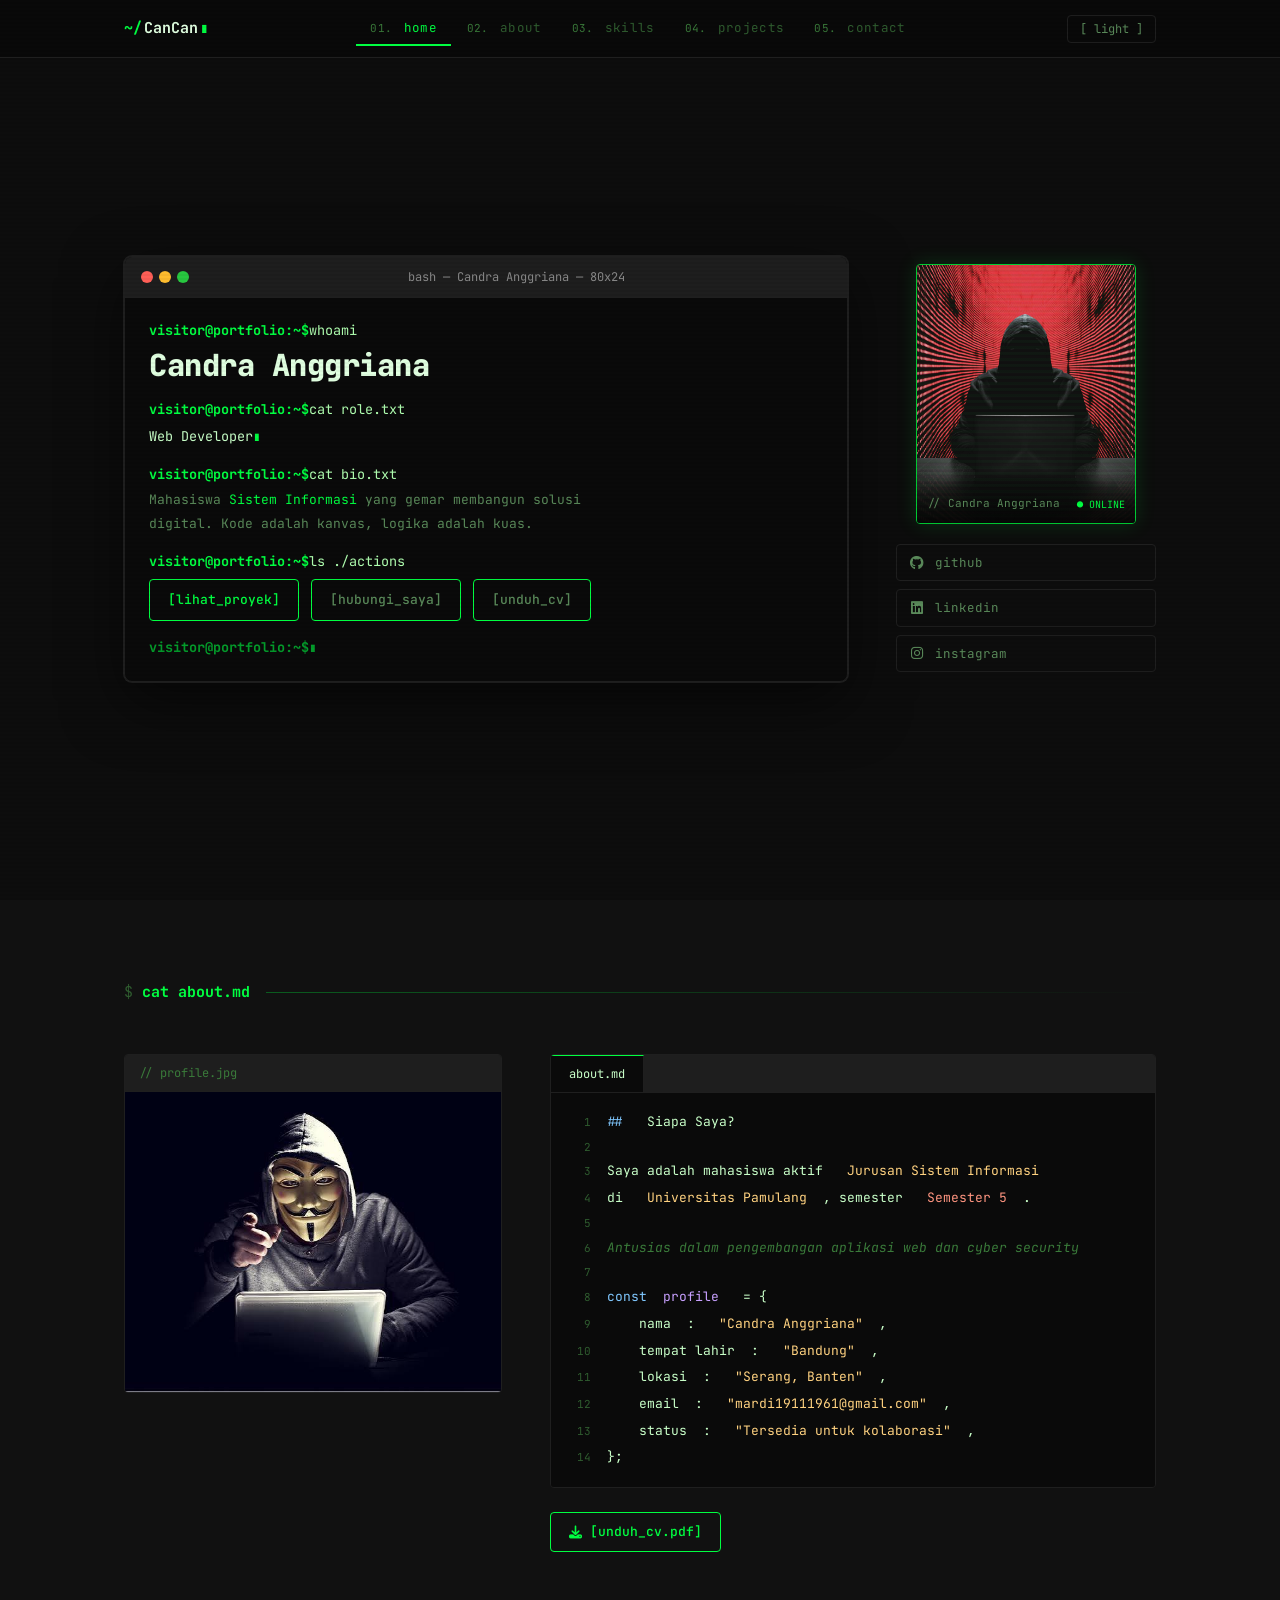
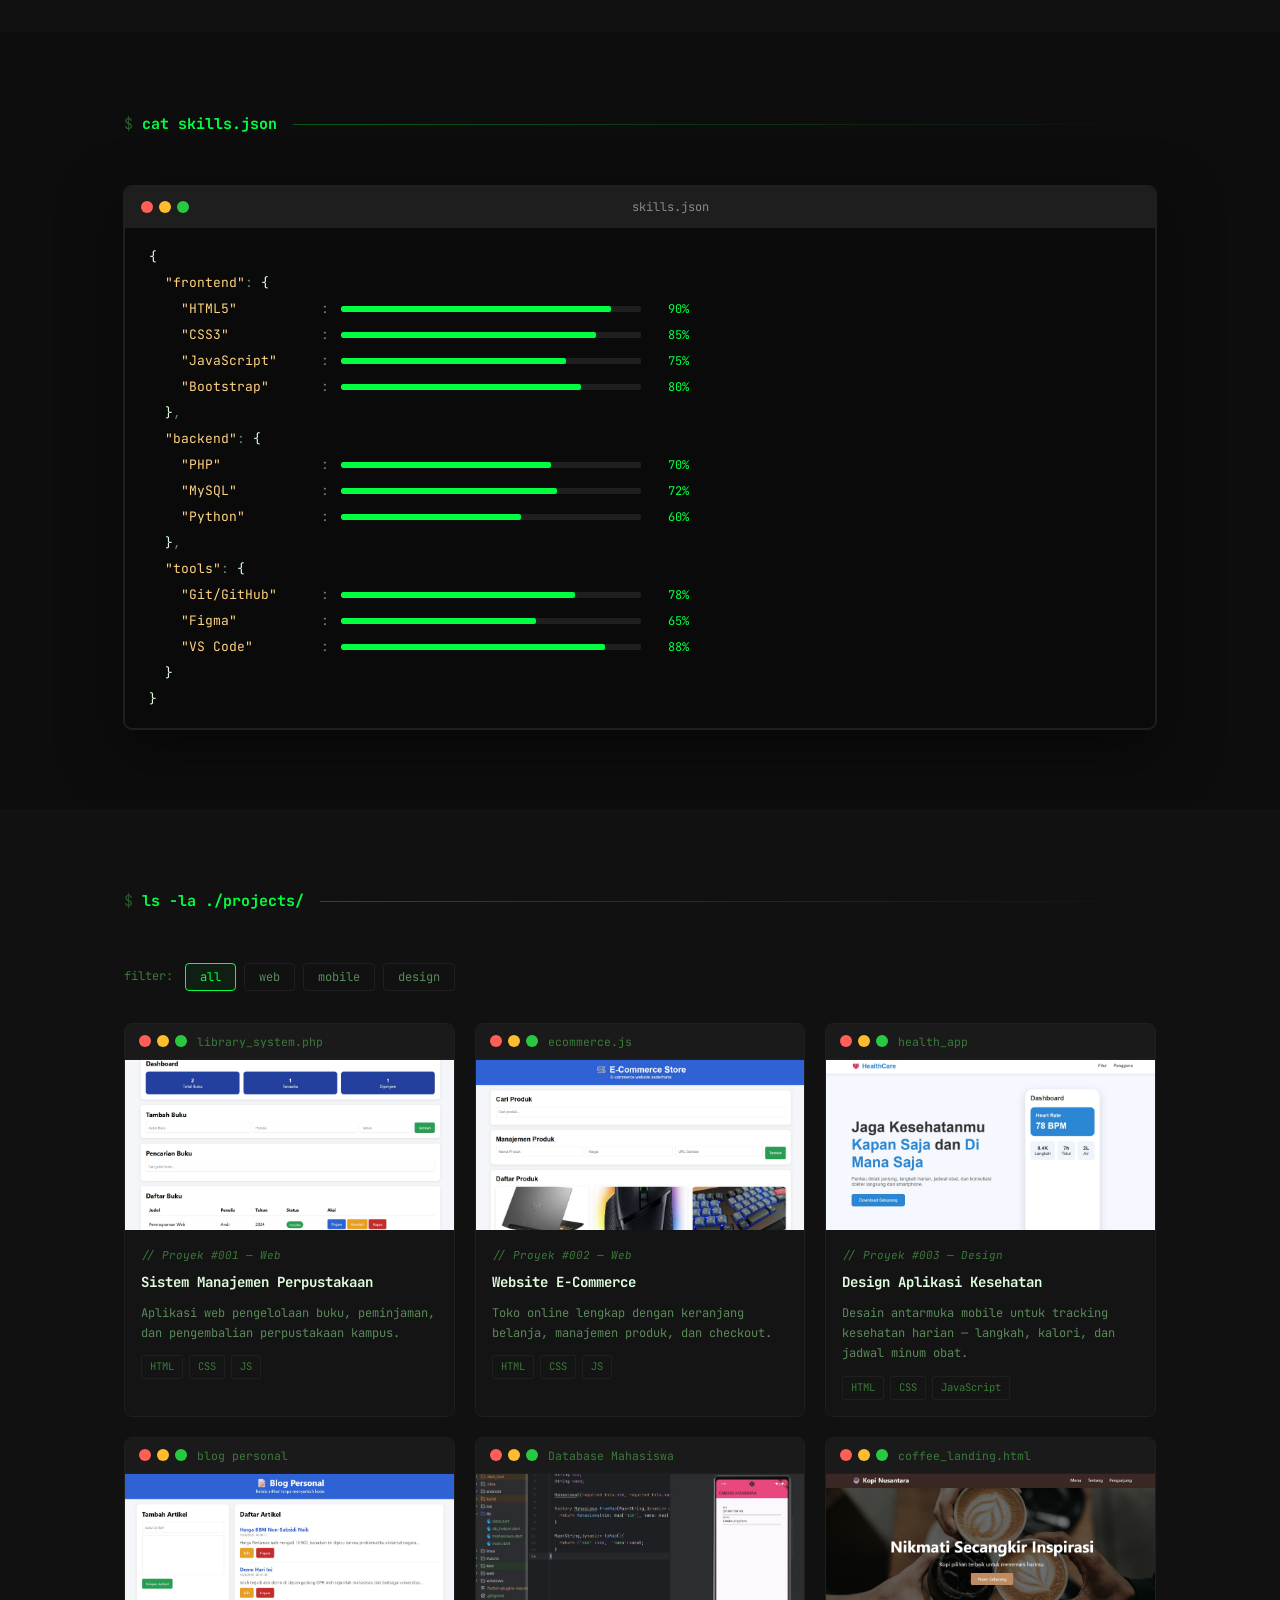
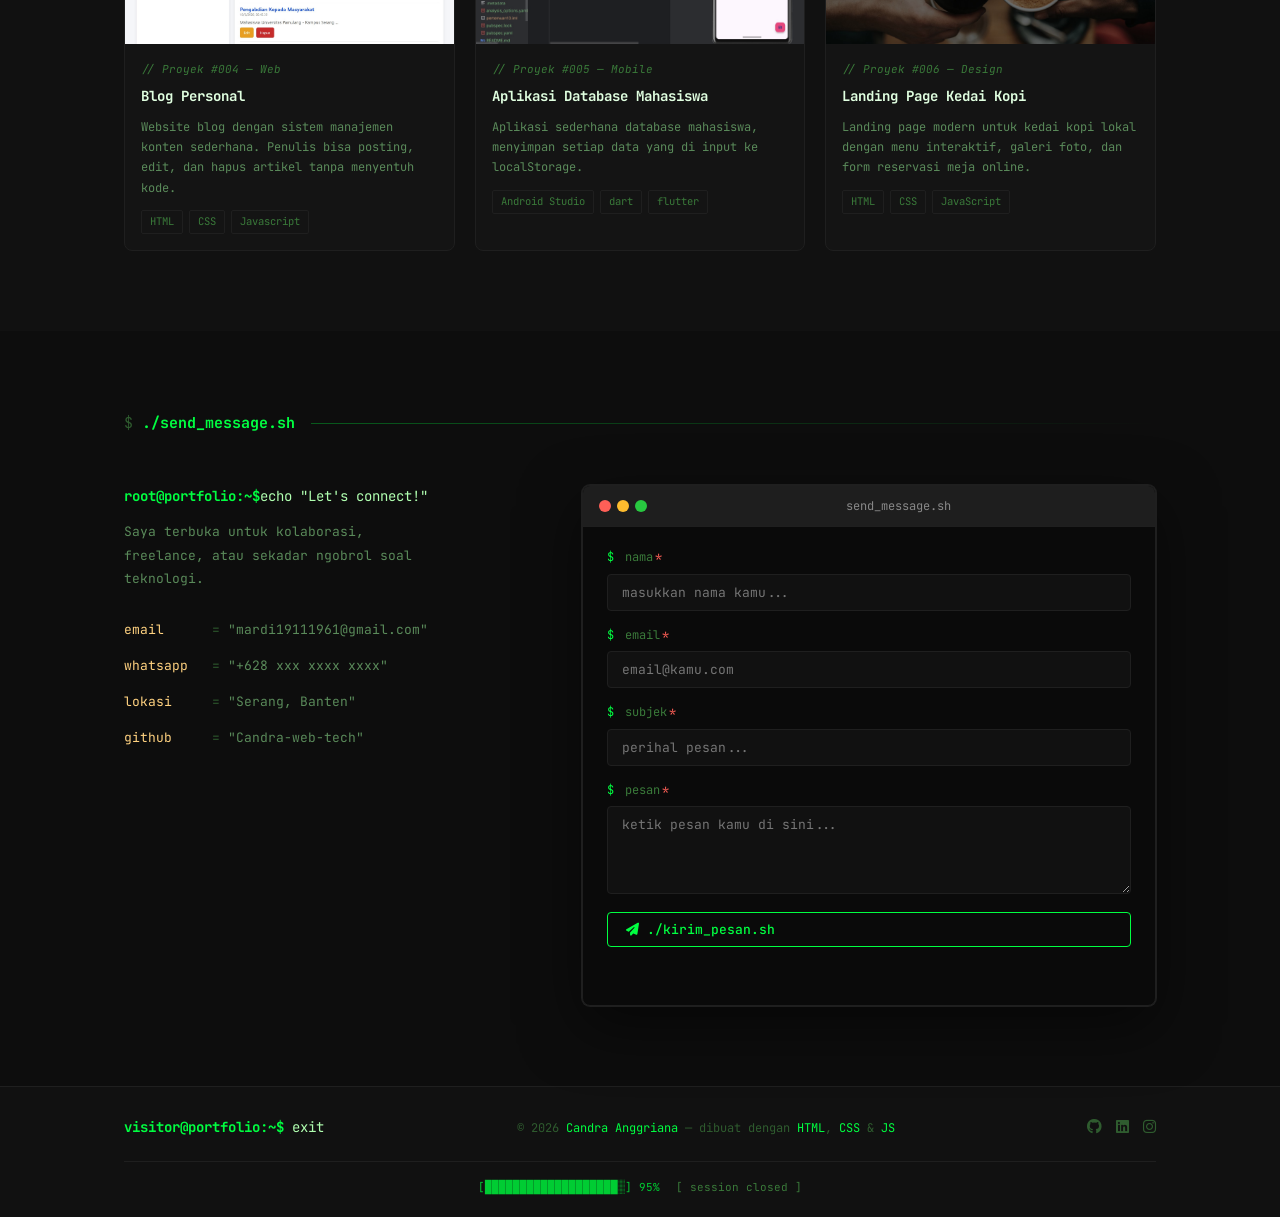
<file: index.html>
<!DOCTYPE html>
<html lang="id" data-theme="dark">
<head>
  <meta charset="UTF-8" />
  <meta name="viewport" content="width=device-width, initial-scale=1.0"/>
  <title>Candra Anggriana :: terminal</title>
  <link rel="stylesheet" href="style.css" />
  <link rel="preconnect" href="https://fonts.googleapis.com" />
  <link href="https://fonts.googleapis.com/css2?family=JetBrains+Mono:wght@300;400;500;700;800&family=Fira+Code:wght@300;400;500;700&display=swap" rel="stylesheet"/>
  <link rel="stylesheet" href="https://cdnjs.cloudflare.com/ajax/libs/font-awesome/6.5.0/css/all.min.css"/>
</head>
<body>

  <!-- ============================================
       SCAN LINE OVERLAY (EFEK CRT MONITOR)
  =============================================== -->
  <div class="scanline"></div>
  <!-- ============================================
       AKHIR SCAN LINE OVERLAY
  =============================================== -->


  <!-- ============================================
       NAVIGASI
  =============================================== -->
  <header class="navbar" id="navbar">
    <div class="nav-container">

      <!-- Logo kiri seperti tab editor -->
      <div class="nav-logo">
        <span class="prompt-symbol">~/</span><span class="logo-name">CanCan</span><span class="blink-cursor">▮</span>
      </div>

      <!-- Menu tengah seperti tab file editor -->
      <nav class="nav-tabs" id="navMenu">
        <a href="#home"      class="nav-tab active"><span class="tab-num">01.</span> home</a>
        <a href="#about"     class="nav-tab"><span class="tab-num">02.</span> about</a>
        <a href="#skills"    class="nav-tab"><span class="tab-num">03.</span> skills</a>
        <a href="#portfolio" class="nav-tab"><span class="tab-num">04.</span> projects</a>
        <a href="#contact"   class="nav-tab"><span class="tab-num">05.</span> contact</a>
      </nav>

      <!-- Aksi kanan -->
      <div class="nav-actions">
        <button class="theme-toggle" id="themeToggle" title="Toggle Theme">
          <span id="themeLabel">[ light ]</span>
        </button>
        <button class="hamburger" id="hamburger" aria-label="Menu">
          <span></span><span></span><span></span>
        </button>
      </div>

    </div>
  </header>
  <!-- ============================================
       AKHIR NAVIGASI
  =============================================== -->


  <!-- ============================================
       SECTION HOME / HERO
  =============================================== -->
  <section class="hero" id="home">
    <div class="hero-inner">

      <!-- Terminal window chrome -->
      <div class="terminal-window">
        <div class="terminal-titlebar">
          <div class="terminal-dots">
            <span class="dot dot-red"></span>
            <span class="dot dot-yellow"></span>
            <span class="dot dot-green"></span>
          </div>
          <span class="terminal-title">bash — Candra Anggriana — 80x24</span>
        </div>

        <div class="terminal-body">
          <!-- Baris perintah 1 -->
          <div class="t-line">
            <span class="t-prompt">visitor@portfolio:~$</span>
            <span class="t-cmd"> whoami</span>
          </div>
          <!-- Output -->
          <div class="t-output">
            <p class="t-name">Candra Anggriana</p>
          </div>

          <!-- Baris perintah 2 -->
          <div class="t-line">
            <span class="t-prompt">visitor@portfolio:~$</span>
            <span class="t-cmd"> cat role.txt</span>
          </div>
          <!-- Typing output -->
          <div class="t-output">
            <p><span id="typingRole"></span><span class="blink-cursor">▮</span></p>
          </div>

          <!-- Baris perintah 3 -->
          <div class="t-line">
            <span class="t-prompt">visitor@portfolio:~$</span>
            <span class="t-cmd"> cat bio.txt</span>
          </div>
          <div class="t-output">
            <p class="t-bio">Mahasiswa <span class="t-hl">Sistem Informasi</span> yang gemar membangun
            solusi digital. Kode adalah kanvas, logika adalah kuas.</p>
          </div>

          <!-- Baris perintah 4 — tombol aksi -->
          <div class="t-line">
            <span class="t-prompt">visitor@portfolio:~$</span>
            <span class="t-cmd"> ls ./actions</span>
          </div>
          <div class="t-output hero-actions">
            <a href="#portfolio" class="t-btn">[lihat_proyek]</a>
            <a href="#contact"   class="t-btn t-btn-ghost">[hubungi_saya]</a>
            <a href="CV_Candra_Anggriana.pdf" download class="t-btn t-btn-ghost">[unduh_cv]</a>
          </div>

          <!-- Baris aktif (prompt berkedip bawah) -->
          <div class="t-line t-active-line">
            <span class="t-prompt">visitor@portfolio:~$</span>
            <span class="blink-cursor">▮</span>
          </div>
        </div>
      </div>

      <!-- Foto profil di kanan -->
      <div class="hero-photo">
        <div class="photo-frame">
          <div class="photo-scanline"></div>
          <img src="foto1.jpg" alt="foto profil candra anggriana" />
          <div class="photo-overlay">
            <span>// Candra Anggriana</span>
            <span class="status-dot">● ONLINE</span>
          </div>
        </div>
        <!-- Sosial di bawah foto -->
        <div class="hero-socials">
          <a href="https://github.com/Candra-web-tech" target="_blank" class="social-link">
            <i class="fa-brands fa-github"></i><span>github</span>
          </a>
          <a href="https://www.linkedin.com/in/pt-lebak-artha-global-592386417/" target="_blank" class="social-link">
            <i class="fa-brands fa-linkedin"></i><span>linkedin</span>
          </a>
          <a href="https://www.instagram.com/bubucan08/" target="_blank" class="social-link">
            <i class="fa-brands fa-instagram"></i><span>instagram</span>
          </a>
        </div>
      </div>

    </div>
  </section>
  <!-- ============================================
       AKHIR SECTION HOME / HERO
  =============================================== -->


  <!-- ============================================
       SECTION ABOUT ME / TENTANG SAYA
  =============================================== -->
  <section class="about section" id="about">
    <div class="container">

      <!-- Section header gaya terminal -->
      <div class="sec-header">
        <span class="sec-cmd">cat about.md</span>
        <div class="sec-divider"></div>
      </div>

      <div class="about-grid">

        <!-- Foto -->
        <div class="about-photo">
          <div class="code-frame">
            <div class="code-frame-header">
              <span>// profile.jpg</span>
            </div>
            <img src="foto2.jpg" alt="About Candra Anggriana" />
          </div>
        </div>

        <!-- Teks -->
        <div class="about-text">
          <div class="code-block">
            <div class="code-block-header">
              <span class="file-tab active-tab">about.md</span>
            </div>
            <div class="code-content">
              <div class="code-line"><span class="ln">1</span><span class="kw">##</span> Siapa Saya?</div>
              <div class="code-line"><span class="ln">2</span></div>
              <div class="code-line"><span class="ln">3</span>Saya adalah mahasiswa aktif <span class="str">Jurusan Sistem Informasi</span></div>
              <div class="code-line"><span class="ln">4</span>di <span class="str">Universitas Pamulang</span>, semester <span class="num">Semester 5</span>.</div>
              <div class="code-line"><span class="ln">5</span></div>
              <div class="code-line"><span class="ln">6</span><span class="cmt">Antusias dalam pengembangan aplikasi web dan cyber security</span></div>
              <div class="code-line"><span class="ln">7</span></div>
              <div class="code-line"><span class="ln">8</span><span class="kw">const</span> <span class="var">profile</span> = {</div>
              <div class="code-line"><span class="ln">9</span>&nbsp;&nbsp;<span class="prop">nama</span>: <span class="str">"Candra Anggriana"</span>,</div>
              <div class="code-line"><span class="ln">10</span>&nbsp;&nbsp;<span class="prop">tempat lahir</span>: <span class="str">"Bandung"</span>,</div>
              <div class="code-line"><span class="ln">11</span>&nbsp;&nbsp;<span class="prop">lokasi</span>: <span class="str">"Serang, Banten"</span>,</div>
              <div class="code-line"><span class="ln">12</span>&nbsp;&nbsp;<span class="prop">email</span>: <span class="str">"mardi19111961@gmail.com"</span>,</div>
              <div class="code-line"><span class="ln">13</span>&nbsp;&nbsp;<span class="prop">status</span>: <span class="str">"Tersedia untuk kolaborasi"</span>,</div>
              <div class="code-line"><span class="ln">14</span>};</div>
            </div>
          </div>

          <a href="CV_Candra_Anggriana.pdf" download class="t-btn" style="margin-top:24px; display:inline-flex; align-items:center; gap:8px;">
            <i class="fa-solid fa-download"></i> [unduh_cv.pdf]
          </a>
        </div>

      </div>
    </div>
  </section>
  <!-- ============================================
       AKHIR SECTION ABOUT ME
  =============================================== -->


  <!-- ============================================
       SECTION SKILLS / KEMAMPUAN
  =============================================== -->
  <section class="skills section" id="skills">
    <div class="container">

      <div class="sec-header">
        <span class="sec-cmd">cat skills.json</span>
        <div class="sec-divider"></div>
      </div>

      <div class="skills-terminal">
        <div class="terminal-window">
          <div class="terminal-titlebar">
            <div class="terminal-dots">
              <span class="dot dot-red"></span>
              <span class="dot dot-yellow"></span>
              <span class="dot dot-green"></span>
            </div>
            <span class="terminal-title">skills.json</span>
          </div>
          <div class="terminal-body skills-body">

            <div class="json-line"><span class="json-brace">{</span></div>

            <!-- Frontend -->
            <div class="json-line">
              &nbsp;&nbsp;<span class="json-key">"frontend"</span><span class="json-colon">:</span> <span class="json-brace">{</span>
            </div>
            <div class="skill-row" data-width="90">
              <span class="json-key sk-name">&nbsp;&nbsp;&nbsp;&nbsp;"HTML5"</span>
              <span class="json-colon">:</span>
              <span class="sk-bar-wrap"><span class="sk-bar"></span></span>
              <span class="sk-pct">90%</span>
            </div>
            <div class="skill-row" data-width="85">
              <span class="json-key sk-name">&nbsp;&nbsp;&nbsp;&nbsp;"CSS3"</span>
              <span class="json-colon">:</span>
              <span class="sk-bar-wrap"><span class="sk-bar"></span></span>
              <span class="sk-pct">85%</span>
            </div>
            <div class="skill-row" data-width="75">
              <span class="json-key sk-name">&nbsp;&nbsp;&nbsp;&nbsp;"JavaScript"</span>
              <span class="json-colon">:</span>
              <span class="sk-bar-wrap"><span class="sk-bar"></span></span>
              <span class="sk-pct">75%</span>
            </div>
            <div class="skill-row" data-width="80">
              <span class="json-key sk-name">&nbsp;&nbsp;&nbsp;&nbsp;"Bootstrap"</span>
              <span class="json-colon">:</span>
              <span class="sk-bar-wrap"><span class="sk-bar"></span></span>
              <span class="sk-pct">80%</span>
            </div>
            <div class="json-line">&nbsp;&nbsp;<span class="json-brace">}</span>,</div>

            <!-- Backend -->
            <div class="json-line">
              &nbsp;&nbsp;<span class="json-key">"backend"</span><span class="json-colon">:</span> <span class="json-brace">{</span>
            </div>
            <div class="skill-row" data-width="70">
              <span class="json-key sk-name">&nbsp;&nbsp;&nbsp;&nbsp;"PHP"</span>
              <span class="json-colon">:</span>
              <span class="sk-bar-wrap"><span class="sk-bar"></span></span>
              <span class="sk-pct">70%</span>
            </div>
            <div class="skill-row" data-width="72">
              <span class="json-key sk-name">&nbsp;&nbsp;&nbsp;&nbsp;"MySQL"</span>
              <span class="json-colon">:</span>
              <span class="sk-bar-wrap"><span class="sk-bar"></span></span>
              <span class="sk-pct">72%</span>
            </div>
            <div class="skill-row" data-width="60">
              <span class="json-key sk-name">&nbsp;&nbsp;&nbsp;&nbsp;"Python"</span>
              <span class="json-colon">:</span>
              <span class="sk-bar-wrap"><span class="sk-bar"></span></span>
              <span class="sk-pct">60%</span>
            </div>
            <div class="json-line">&nbsp;&nbsp;<span class="json-brace">}</span>,</div>

            <!-- Tools -->
            <div class="json-line">
              &nbsp;&nbsp;<span class="json-key">"tools"</span><span class="json-colon">:</span> <span class="json-brace">{</span>
            </div>
            <div class="skill-row" data-width="78">
              <span class="json-key sk-name">&nbsp;&nbsp;&nbsp;&nbsp;"Git/GitHub"</span>
              <span class="json-colon">:</span>
              <span class="sk-bar-wrap"><span class="sk-bar"></span></span>
              <span class="sk-pct">78%</span>
            </div>
            <div class="skill-row" data-width="65">
              <span class="json-key sk-name">&nbsp;&nbsp;&nbsp;&nbsp;"Figma"</span>
              <span class="json-colon">:</span>
              <span class="sk-bar-wrap"><span class="sk-bar"></span></span>
              <span class="sk-pct">65%</span>
            </div>
            <div class="skill-row" data-width="88">
              <span class="json-key sk-name">&nbsp;&nbsp;&nbsp;&nbsp;"VS Code"</span>
              <span class="json-colon">:</span>
              <span class="sk-bar-wrap"><span class="sk-bar"></span></span>
              <span class="sk-pct">88%</span>
            </div>
            <div class="json-line">&nbsp;&nbsp;<span class="json-brace">}</span></div>

            <div class="json-line"><span class="json-brace">}</span></div>

          </div>
        </div>
      </div>

    </div>
  </section>
  <!-- ============================================
       AKHIR SECTION SKILLS
  =============================================== -->


  <!-- ============================================
       SECTION PORTFOLIO / PROYEK
  =============================================== -->
  <section class="portfolio section" id="portfolio">
    <div class="container">

      <div class="sec-header">
        <span class="sec-cmd">ls -la ./projects/</span>
        <div class="sec-divider"></div>
      </div>

      <!-- Filter -->
      <div class="port-filter">
        <span class="filter-label">filter:</span>
        <button class="f-btn active" data-filter="all">all</button>
        <button class="f-btn" data-filter="web">web</button>
        <button class="f-btn" data-filter="mobile">mobile</button>
        <button class="f-btn" data-filter="design">design</button>
      </div>

      <!-- Grid proyek -->
      <div class="port-grid" id="portfolioGrid">

        <!-- Proyek 1 -->
        <div class="port-card" data-category="web">
          <div class="port-card-header">
            <div class="terminal-dots">
              <span class="dot dot-red"></span>
              <span class="dot dot-yellow"></span>
              <span class="dot dot-green"></span>
            </div>
            <span class="port-filename">library_system.php</span>
          </div>
          <div class="port-card-img">
            <img src="manajemen perpustakaan.jpg" alt="Sistem Manajemen Perpustakaan" />
            <div class="port-img-overlay">
              <a href="portofolionya/manajemenperpus.html" target="_blank" class="t-btn t-btn-sm">
                <i class="fa-solid fa-terminal"></i> demo
              </a>
              <a href="portofolionya/manajemenperpus.html" download target="_blank" class="t-btn t-btn-sm t-btn-ghost">
                <i class="fa-brands fa-github"></i> download
              </a>
            </div>
          </div>
          <div class="port-card-body">
            <div class="port-comment">// Proyek #001 — Web</div>
            <h3 class="port-title">Sistem Manajemen Perpustakaan</h3>
            <p class="port-desc">Aplikasi web pengelolaan buku, peminjaman, dan pengembalian perpustakaan kampus.</p>
            <div class="port-tags">
              <span>HTML</span><span>CSS</span><span>JS</span>
            </div>
          </div>
        </div>

        <!-- Proyek 2 -->
        <div class="port-card" data-category="web">
          <div class="port-card-header">
            <div class="terminal-dots">
              <span class="dot dot-red"></span>
              <span class="dot dot-yellow"></span>
              <span class="dot dot-green"></span>
            </div>
            <span class="port-filename">ecommerce.js</span>
          </div>
          <div class="port-card-img">
            <img src="e-commerce store.jpg" alt="Toko Online" />
            <div class="port-img-overlay">
              <a href="portofolionya/websitee-commerce.html" target="_blank" class="t-btn t-btn-sm">
                <i class="fa-solid fa-terminal"></i> demo
              </a>
              <a href="portofolionya/websitee-commerce.html" download target="_blank" class="t-btn t-btn-sm t-btn-ghost">
                <i class="fa-brands fa-github"></i> download
              </a>
            </div>
          </div>
          <div class="port-card-body">
            <div class="port-comment">// Proyek #002 — Web</div>
            <h3 class="port-title">Website E-Commerce</h3>
            <p class="port-desc">Toko online lengkap dengan keranjang belanja, manajemen produk, dan checkout.</p>
            <div class="port-tags">
              <span>HTML</span><span>CSS</span><span>JS</span>
            </div>
          </div>
        </div>

        <!-- Proyek 3 -->
        <div class="port-card" data-category="design">
          <div class="port-card-header">
            <div class="terminal-dots">
              <span class="dot dot-red"></span>
              <span class="dot dot-yellow"></span>
              <span class="dot dot-green"></span>
            </div>
            <span class="port-filename">health_app</span>
          </div>
          <div class="port-card-img">
            <img src="HealthCare.jpg" alt="UI Kesehatan" />
            <div class="port-img-overlay">
              <a href="portofolionya/landingpageapkkesehata.html" target="_blank" class="t-btn t-btn-sm">
                <i class="fa-solid fa-terminal"></i> demo
              </a>
              <a href="portofolionya/landingpageapkkesehata.html" download target="_blank" class="t-btn t-btn-sm t-btn-ghost">
                <i class="fa-brands fa-github"></i> download
              </a>
            </div>
          </div>
          <div class="port-card-body">
            <div class="port-comment">// Proyek #003 — Design</div>
            <h3 class="port-title">Design Aplikasi Kesehatan</h3>
            <p class="port-desc">Desain antarmuka mobile untuk tracking kesehatan harian — langkah, kalori, dan jadwal minum obat.</p>
            <div class="port-tags">
              <span>HTML</span><span>CSS</span><span>JavaScript</span>
            </div>
          </div>
        </div>

        <!-- Proyek 4 -->
        <div class="port-card" data-category="web">
          <div class="port-card-header">
            <div class="terminal-dots">
              <span class="dot dot-red"></span>
              <span class="dot dot-yellow"></span>
              <span class="dot dot-green"></span>
            </div>
            <span class="port-filename">blog personal</span>
          </div>
          <div class="port-card-img">
            <img src="blogpersonal.jpg" alt="Blog CMS" />
            <div class="port-img-overlay">
              <a href="portofolionya/blogpribadi.html" target="_blank" class="t-btn t-btn-sm">
                <i class="fa-solid fa-terminal"></i> demo
              </a>
              <a href="portofolionya/blogpribadi.html" download target="_blank" class="t-btn t-btn-sm t-btn-ghost">
                <i class="fa-brands fa-github"></i> download
              </a>
            </div>
          </div>
          <div class="port-card-body">
            <div class="port-comment">// Proyek #004 — Web</div>
            <h3 class="port-title">Blog Personal</h3>
            <p class="port-desc">Website blog dengan sistem manajemen konten sederhana. Penulis bisa posting, edit, dan hapus artikel tanpa menyentuh kode.</p>
            <div class="port-tags">
              <span>HTML</span><span>CSS</span><span>Javascript</span>
            </div>
          </div>
        </div>

        <!-- Proyek 5 -->
        <div class="port-card" data-category="mobile">
          <div class="port-card-header">
            <div class="terminal-dots">
              <span class="dot dot-red"></span>
              <span class="dot dot-yellow"></span>
              <span class="dot dot-green"></span>
            </div>
            <span class="port-filename">Database Mahasiswa</span>
          </div>
          <div class="port-card-img">
            <img src="mobile.jpg" alt="To-Do App" />
            <div class="port-img-overlay">
              <a href="mobile.jpg" target="_blank" class="t-btn t-btn-sm">
                <i class="fa-solid fa-terminal"></i> lihat
              </a>
            </div>
          </div>
          <div class="port-card-body">
            <div class="port-comment">// Proyek #005 — Mobile</div>
            <h3 class="port-title">Aplikasi Database Mahasiswa</h3>
            <p class="port-desc">Aplikasi sederhana database mahasiswa, menyimpan setiap data yang di input ke localStorage.</p>
            <div class="port-tags">
              <span>Android Studio</span><span>dart</span><span>flutter</span>
            </div>
          </div>
        </div>

        <!-- Proyek 6 -->
        <div class="port-card" data-category="design">
          <div class="port-card-header">
            <div class="terminal-dots">
              <span class="dot dot-red"></span>
              <span class="dot dot-yellow"></span>
              <span class="dot dot-green"></span>
            </div>
            <span class="port-filename">coffee_landing.html</span>
          </div>
          <div class="port-card-img">
            <img src="landingpagekopi.jpg" alt="Landing Page Kopi" />
            <div class="port-img-overlay">
              <a href="portofolionya/landingpagekedaikopi.html" target="_blank" class="t-btn t-btn-sm">
                <i class="fa-solid fa-terminal"></i> demo
              </a>
              <a href="portofolionya/landingpagekedaikopi.html" download target="_blank" class="t-btn t-btn-sm t-btn-ghost">
                <i class="fa-brands fa-github"></i> download
              </a>
            </div>
          </div>
          <div class="port-card-body">
            <div class="port-comment">// Proyek #006 — Design</div>
            <h3 class="port-title">Landing Page Kedai Kopi</h3>
            <p class="port-desc">Landing page modern untuk kedai kopi lokal dengan menu interaktif, galeri foto, dan form reservasi meja online.</p>
            <div class="port-tags">
              <span>HTML</span><span>CSS</span><span>JavaScript</span>
            </div>
          </div>
        </div>

      </div>
    </div>
  </section>
  <!-- ============================================
       AKHIR SECTION PORTFOLIO
  =============================================== -->


  <!-- ============================================
       SECTION CONTACT / KONTAK
  =============================================== -->
  <section class="contact section" id="contact">
    <div class="container">

      <div class="sec-header">
        <span class="sec-cmd">./send_message.sh</span>
        <div class="sec-divider"></div>
      </div>

      <div class="contact-grid">

        <!-- Info kontak kiri -->
        <div class="contact-info">
          <div class="t-line">
            <span class="t-prompt">root@portfolio:~$</span>
            <span class="t-cmd"> echo "Let's connect!"</span>
          </div>
          <p class="contact-tagline">Saya terbuka untuk kolaborasi, freelance, atau sekadar ngobrol soal teknologi.</p>

          <div class="contact-items">
            <div class="contact-entry">
              <span class="ce-key">email</span>
              <span class="ce-sep">=</span>
              <a href="mailto:mardi19111961@gmail.com" class="ce-val">"mardi19111961@gmail.com"</a>
            </div>
            <div class="contact-entry">
              <span class="ce-key">whatsapp</span>
              <span class="ce-sep">=</span>
              <a href="https://wa.me/628811059515" target="_blank" class="ce-val">"+628 xxx xxxx xxxx"</a>
            </div>
            <div class="contact-entry">
              <span class="ce-key">lokasi</span>
              <span class="ce-sep">=</span>
              <span class="ce-val">"Serang, Banten"</span>
            </div>
            <div class="contact-entry">
              <span class="ce-key">github</span>
              <span class="ce-sep">=</span>
              <a href="https://github.com/Candra-web-tech" target="_blank" class="ce-val">"Candra-web-tech"</a>
            </div>
          </div>
        </div>

        <!-- Form kontak kanan -->
        <div class="contact-form-wrap">
          <div class="terminal-window">
            <div class="terminal-titlebar">
              <div class="terminal-dots">
                <span class="dot dot-red"></span>
                <span class="dot dot-yellow"></span>
                <span class="dot dot-green"></span>
              </div>
              <span class="terminal-title">send_message.sh</span>
            </div>
            <div class="terminal-body">
              <form class="c-form" id="contactForm">
                <div class="c-field">
                  <label><span class="t-prompt-mini">$</span> nama<span class="req">*</span></label>
                  <input type="text" id="f-name" placeholder="masukkan nama kamu..." required />
                </div>
                <div class="c-field">
                  <label><span class="t-prompt-mini">$</span> email<span class="req">*</span></label>
                  <input type="email" id="f-email" placeholder="email@kamu.com" required />
                </div>
                <div class="c-field">
                  <label><span class="t-prompt-mini">$</span> subjek<span class="req">*</span></label>
                  <input type="text" id="f-subject" placeholder="perihal pesan..." required />
                </div>
                <div class="c-field">
                  <label><span class="t-prompt-mini">$</span> pesan<span class="req">*</span></label>
                  <textarea id="f-message" rows="4" placeholder="ketik pesan kamu di sini..." required></textarea>
                </div>
                <button type="submit" class="t-btn btn-submit">
                  <i class="fa-solid fa-paper-plane"></i> ./kirim_pesan.sh
                </button>
                <div class="form-status" id="formStatus"></div>
              </form>
            </div>
          </div>
        </div>

      </div>
    </div>
  </section>
  <!-- ============================================
       AKHIR SECTION CONTACT
  =============================================== -->


  <!-- ============================================
       FOOTER
  =============================================== -->
  <footer class="footer">
    <div class="container">
      <div class="footer-inner">
        <div class="footer-left">
          <span class="t-prompt">visitor@portfolio:~$</span>
          <span class="t-cmd"> exit</span>
        </div>
        <div class="footer-center">
          <p>&copy; 2026 <span class="t-hl">Candra Anggriana</span> — dibuat dengan
            <span class="t-hl">HTML</span>,
            <span class="t-hl">CSS</span> &
            <span class="t-hl">JS</span>
          </p>
        </div>
        <div class="footer-right">
          <a href="https://github.com/Candra-web-tech" target="_blank" aria-label="GitHub"><i class="fa-brands fa-github"></i></a>
          <a href="https://www.linkedin.com/in/pt-lebak-artha-global-592386417/" target="_blank" aria-label="LinkedIn"><i class="fa-brands fa-linkedin"></i></a>
          <a href="https://www.instagram.com/bubucan08/" target="_blank" aria-label="Instagram"><i class="fa-brands fa-instagram"></i></a>
        </div>
      </div>
      <div class="footer-bottom">
        <span class="process-bar">
          <span id="processAnim"></span>
        </span>
        <span class="footer-status">[ session closed ]</span>
      </div>
    </div>
  </footer>
  <!-- ============================================
       AKHIR FOOTER
  =============================================== -->


  <!-- ============================================
       TOMBOL SCROLL TO TOP
  =============================================== -->
  <button class="scroll-top" id="scrollTop" aria-label="Scroll to Top">
    <span>↑ top</span>
  </button>
  <!-- ============================================
       AKHIR TOMBOL SCROLL TO TOP
  =============================================== -->


  <script src="script.js"></script>
</body>
</html>
</file>
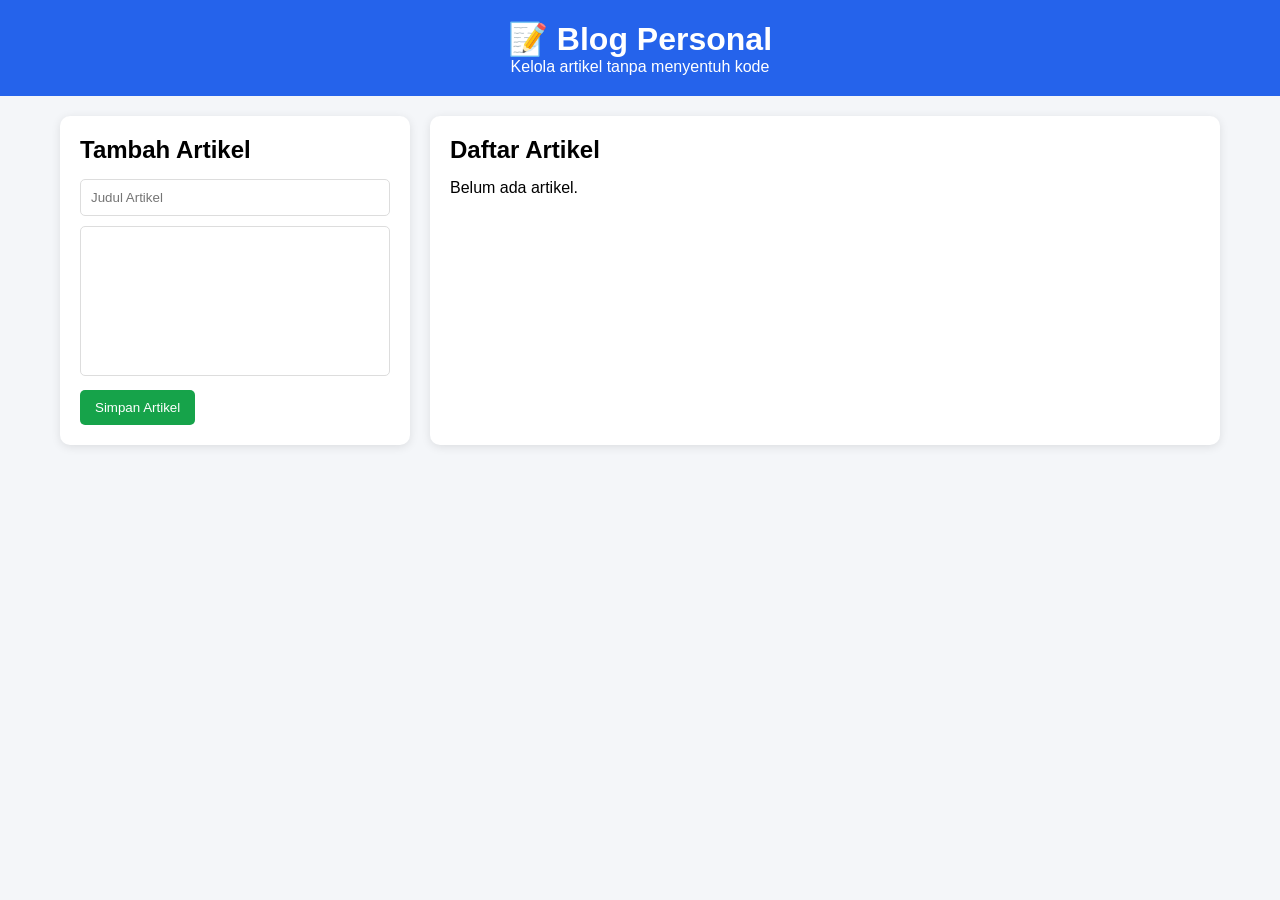
<file: portofolionya/blogpribadi.html>
<!DOCTYPE html>
<html lang="id">
<head>
<meta charset="UTF-8">
<meta name="viewport" content="width=device-width, initial-scale=1.0">
<title>Blog Personal</title>

<style>
*{
    margin:0;
    padding:0;
    box-sizing:border-box;
    font-family:'Segoe UI',sans-serif;
}

body{
    background:#f4f6f9;
}

header{
    background:#2563eb;
    color:white;
    padding:20px;
    text-align:center;
}

.container{
    max-width:1200px;
    margin:auto;
    padding:20px;
}

.dashboard{
    display:grid;
    grid-template-columns:350px 1fr;
    gap:20px;
}

.card{
    background:white;
    border-radius:10px;
    padding:20px;
    box-shadow:0 2px 10px rgba(0,0,0,.1);
}

h2{
    margin-bottom:15px;
}

input, textarea{
    width:100%;
    padding:10px;
    margin-bottom:10px;
    border:1px solid #ddd;
    border-radius:5px;
}

textarea{
    height:150px;
    resize:none;
}

button{
    padding:10px 15px;
    border:none;
    cursor:pointer;
    border-radius:5px;
    color:white;
}

.btn-save{
    background:#16a34a;
}

.btn-edit{
    background:#f59e0b;
}

.btn-delete{
    background:#dc2626;
}

.article{
    border-bottom:1px solid #ddd;
    padding:15px 0;
}

.article h3{
    color:#2563eb;
}

.article p{
    margin:10px 0;
    color:#555;
}

.action{
    display:flex;
    gap:10px;
}

.date{
    font-size:12px;
    color:gray;
}

@media(max-width:768px){
    .dashboard{
        grid-template-columns:1fr;
    }
}
</style>
</head>
<body>

<header>
    <h1>📝 Blog Personal</h1>
    <p>Kelola artikel tanpa menyentuh kode</p>
</header>

<div class="container">

    <div class="dashboard">

        <!-- FORM CMS -->
        <div class="card">

            <h2>Tambah Artikel</h2>

            <input type="hidden" id="editId">

            <input
                type="text"
                id="title"
                placeholder="Judul Artikel">

            <textarea
                id="content"
                placeholder="Isi Artikel">
            </textarea>

            <button
                class="btn-save"
                onclick="saveArticle()">
                Simpan Artikel
            </button>

        </div>

        <!-- BLOG -->
        <div class="card">

            <h2>Daftar Artikel</h2>

            <div id="articleList"></div>

        </div>

    </div>

</div>

<script>

let articles =
JSON.parse(localStorage.getItem("articles")) || [];

renderArticles();

function saveArticle(){

    let title =
    document.getElementById("title").value;

    let content =
    document.getElementById("content").value;

    let editId =
    document.getElementById("editId").value;

    if(title === "" || content === ""){
        alert("Lengkapi data!");
        return;
    }

    if(editId){

        articles[editId].title = title;
        articles[editId].content = content;

    }else{

        articles.push({
            title:title,
            content:content,
            date:new Date().toLocaleString()
        });

    }

    localStorage.setItem(
        "articles",
        JSON.stringify(articles)
    );

    resetForm();
    renderArticles();
}

function renderArticles(){

    let container =
    document.getElementById("articleList");

    container.innerHTML = "";

    if(articles.length === 0){
        container.innerHTML =
        "<p>Belum ada artikel.</p>";
        return;
    }

    articles
    .slice()
    .reverse()
    .forEach((article,index)=>{

        let realIndex =
        articles.length - 1 - index;

        container.innerHTML += `
        <div class="article">

            <h3>${article.title}</h3>

            <div class="date">
                ${article.date}
            </div>

            <p>
                ${article.content.substring(0,150)}...
            </p>

            <div class="action">

                <button
                class="btn-edit"
                onclick="editArticle(${realIndex})">
                Edit
                </button>

                <button
                class="btn-delete"
                onclick="deleteArticle(${realIndex})">
                Hapus
                </button>

            </div>

        </div>
        `;
    });
}

function editArticle(index){

    document.getElementById("title").value =
    articles[index].title;

    document.getElementById("content").value =
    articles[index].content;

    document.getElementById("editId").value =
    index;

    window.scrollTo({
        top:0,
        behavior:"smooth"
    });
}

function deleteArticle(index){

    if(confirm("Hapus artikel ini?")){

        articles.splice(index,1);

        localStorage.setItem(
            "articles",
            JSON.stringify(articles)
        );

        renderArticles();
    }
}

function resetForm(){

    document.getElementById("title").value="";
    document.getElementById("content").value="";
    document.getElementById("editId").value="";
}

</script>

</body>
</html>
</file>
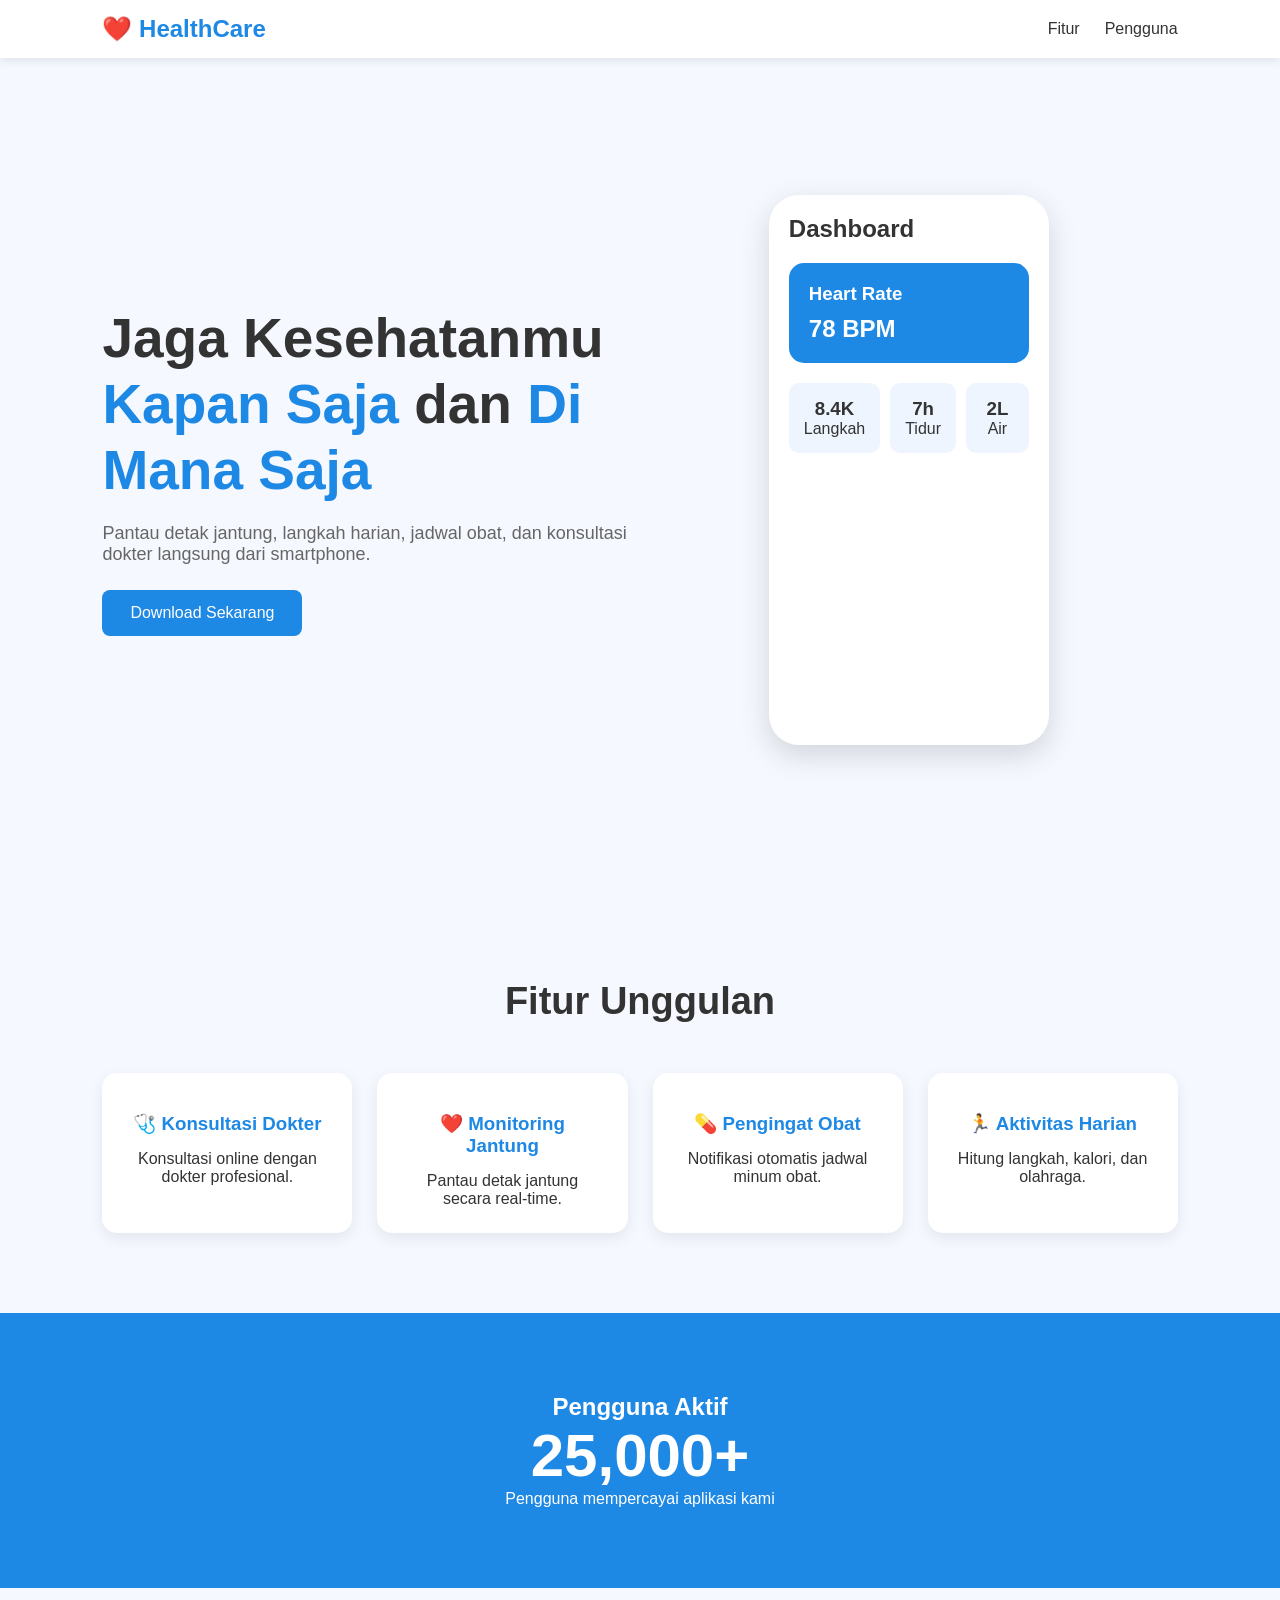
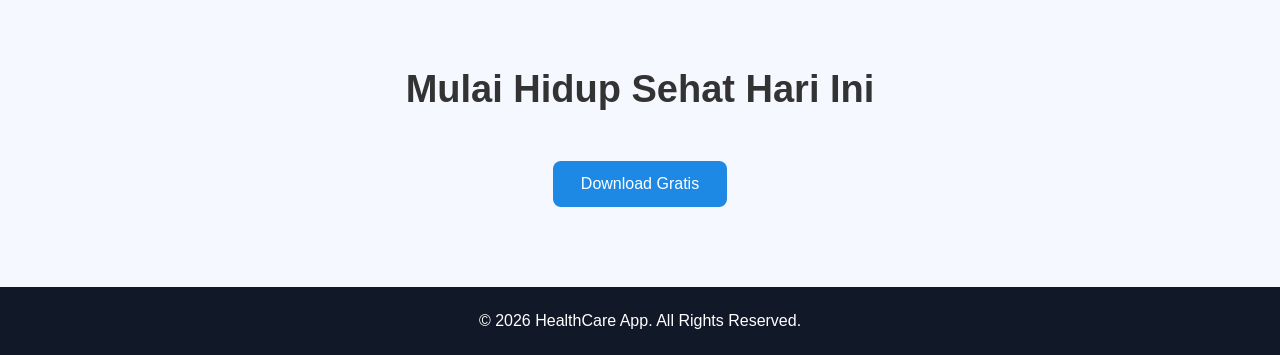
<file: portofolionya/landingpageapkkesehata.html>
<!DOCTYPE html>
<html lang="id">
<head>
<meta charset="UTF-8">
<meta name="viewport" content="width=device-width, initial-scale=1.0">
<title>HealthCare App</title>

<style>
*{
    margin:0;
    padding:0;
    box-sizing:border-box;
    font-family:'Poppins',sans-serif;
}

body{
    background:#f5f9ff;
    color:#333;
}

header{
    position:fixed;
    width:100%;
    top:0;
    background:white;
    box-shadow:0 2px 10px rgba(0,0,0,.1);
    padding:15px 8%;
    display:flex;
    justify-content:space-between;
    align-items:center;
    z-index:1000;
}

.logo{
    font-size:24px;
    font-weight:700;
    color:#1e88e5;
}

nav ul{
    display:flex;
    list-style:none;
    gap:25px;
}

nav a{
    text-decoration:none;
    color:#333;
    font-weight:500;
}

.hero{
    min-height:100vh;
    display:flex;
    justify-content:center;
    align-items:center;
    padding:120px 8% 80px;
}

.hero-content{
    flex:1;
}

.hero-content h1{
    font-size:55px;
    line-height:1.2;
    margin-bottom:20px;
}

.hero-content span{
    color:#1e88e5;
}

.hero-content p{
    font-size:18px;
    margin-bottom:25px;
    color:#666;
}

.btn{
    padding:14px 28px;
    border:none;
    border-radius:8px;
    background:#1e88e5;
    color:white;
    font-size:16px;
    cursor:pointer;
    transition:.3s;
}

.btn:hover{
    background:#1565c0;
}

.hero-image{
    flex:1;
    display:flex;
    justify-content:center;
}

.phone{
    width:280px;
    height:550px;
    background:white;
    border-radius:30px;
    box-shadow:0 10px 30px rgba(0,0,0,.15);
    padding:20px;
}

.health-card{
    background:#1e88e5;
    color:white;
    padding:20px;
    border-radius:15px;
    margin-top:20px;
}

.health-card h3{
    margin-bottom:10px;
}

.stats{
    display:grid;
    grid-template-columns:repeat(3,1fr);
    gap:10px;
    margin-top:20px;
}

.stat{
    background:#eef5ff;
    padding:15px;
    border-radius:10px;
    text-align:center;
}

section{
    padding:80px 8%;
}

.section-title{
    text-align:center;
    font-size:38px;
    margin-bottom:50px;
}

.features{
    display:grid;
    grid-template-columns:repeat(auto-fit,minmax(250px,1fr));
    gap:25px;
}

.feature{
    background:white;
    padding:25px;
    border-radius:15px;
    text-align:center;
    box-shadow:0 5px 15px rgba(0,0,0,.08);
}

.feature h3{
    margin:15px 0;
    color:#1e88e5;
}

.counter-section{
    background:#1e88e5;
    color:white;
    text-align:center;
}

.counter{
    font-size:60px;
    font-weight:bold;
}

footer{
    background:#111827;
    color:white;
    text-align:center;
    padding:25px;
}

@media(max-width:900px){
    .hero{
        flex-direction:column;
        text-align:center;
    }

    .hero-content h1{
        font-size:40px;
    }

    nav{
        display:none;
    }
}
</style>
</head>
<body>

<header>
    <div class="logo">❤️ HealthCare</div>

    <nav>
        <ul>
            <li><a href="#fitur">Fitur</a></li>
            <li><a href="#pengguna">Pengguna</a></li>
        </ul>
    </nav>
</header>

<section class="hero">

    <div class="hero-content">
        <h1>
            Jaga Kesehatanmu
            <span>Kapan Saja</span>
            dan
            <span>Di Mana Saja</span>
        </h1>

        <p>
            Pantau detak jantung, langkah harian,
            jadwal obat, dan konsultasi dokter
            langsung dari smartphone.
        </p>

        <button class="btn" onclick="downloadApp()">
            Download Sekarang
        </button>
    </div>

    <div class="hero-image">
        <div class="phone">

            <h2>Dashboard</h2>

            <div class="health-card">
                <h3>Heart Rate</h3>
                <h1>78 BPM</h1>
            </div>

            <div class="stats">
                <div class="stat">
                    <h3>8.4K</h3>
                    <p>Langkah</p>
                </div>

                <div class="stat">
                    <h3>7h</h3>
                    <p>Tidur</p>
                </div>

                <div class="stat">
                    <h3>2L</h3>
                    <p>Air</p>
                </div>
            </div>

        </div>
    </div>

</section>

<section id="fitur">

    <h2 class="section-title">
        Fitur Unggulan
    </h2>

    <div class="features">

        <div class="feature">
            <h3>🩺 Konsultasi Dokter</h3>
            <p>Konsultasi online dengan dokter profesional.</p>
        </div>

        <div class="feature">
            <h3>❤️ Monitoring Jantung</h3>
            <p>Pantau detak jantung secara real-time.</p>
        </div>

        <div class="feature">
            <h3>💊 Pengingat Obat</h3>
            <p>Notifikasi otomatis jadwal minum obat.</p>
        </div>

        <div class="feature">
            <h3>🏃 Aktivitas Harian</h3>
            <p>Hitung langkah, kalori, dan olahraga.</p>
        </div>

    </div>

</section>

<section id="pengguna" class="counter-section">

    <h2>Pengguna Aktif</h2>

    <div class="counter" id="counter">
        0
    </div>

    <p>Pengguna mempercayai aplikasi kami</p>

</section>

<section id="download">

    <h2 class="section-title">
        Mulai Hidup Sehat Hari Ini
    </h2>

    <div style="text-align:center;">
        <button class="btn" onclick="downloadApp()">
            Download Gratis
        </button>
    </div>

</section>

<footer>
    © 2026 HealthCare App. All Rights Reserved.
</footer>

<script>

function downloadApp(){
    alert("Download hanya melalui Playstore dan Apsstore");
}

let count = 0;
let target = 25000;

const counter = document.getElementById("counter");

const interval = setInterval(() => {

    count += 250;

    counter.textContent = count.toLocaleString();

    if(count >= target){
        counter.textContent = target.toLocaleString() + "+";
        clearInterval(interval);
    }

},20);

</script>

</body>
</html>
</file>
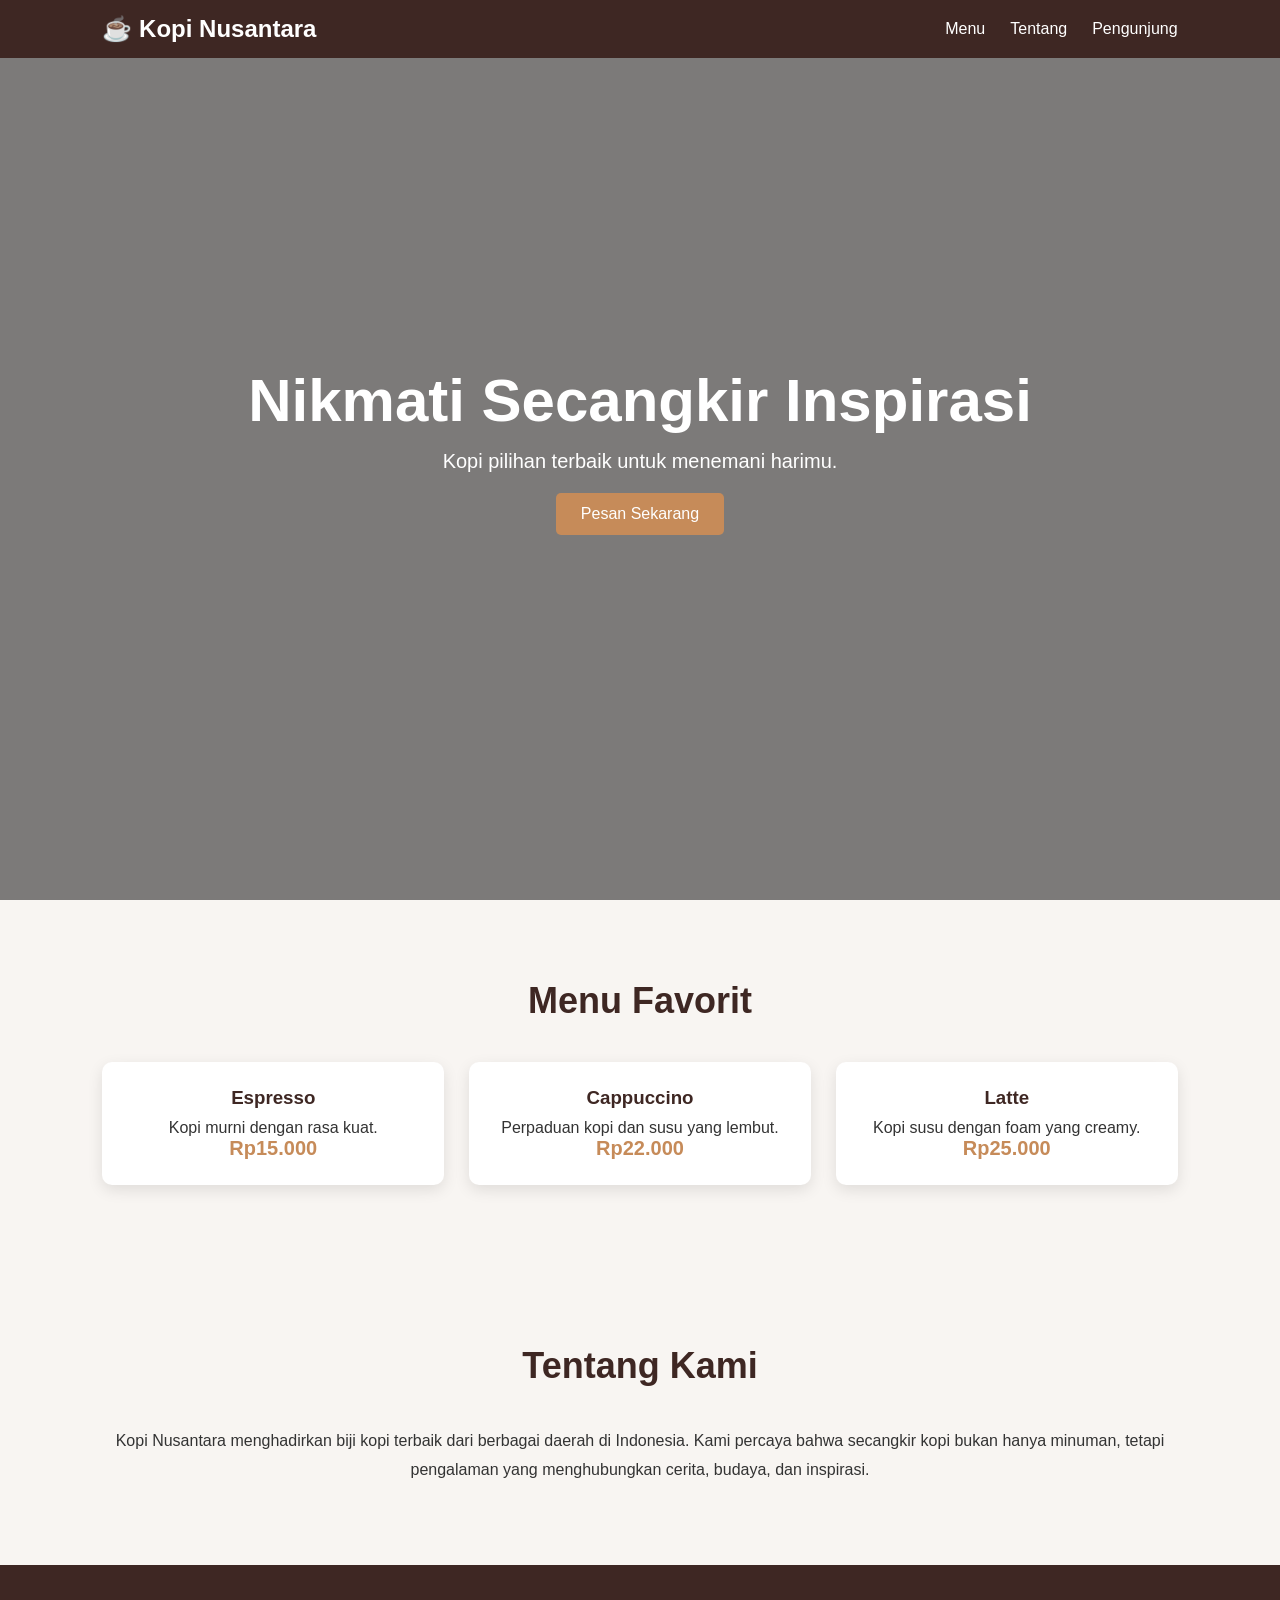
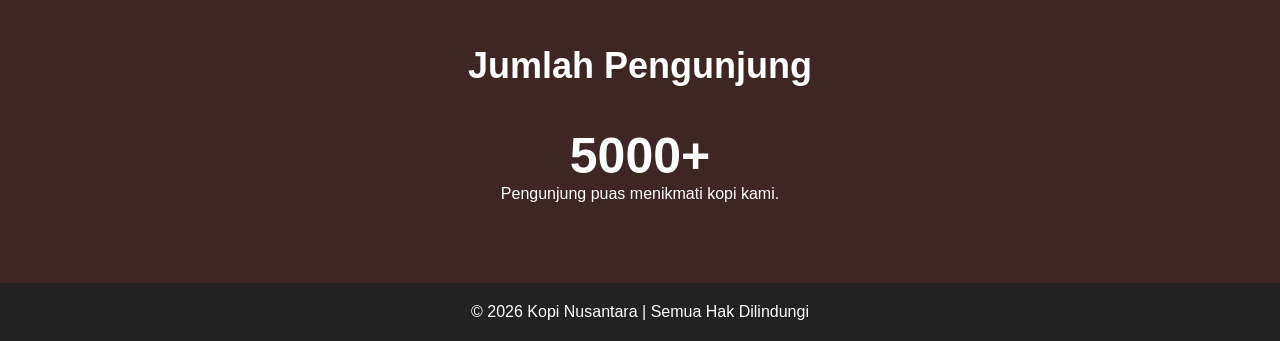
<file: portofolionya/landingpagekedaikopi.html>
<!DOCTYPE html>
<html lang="id">
<head>
    <meta charset="UTF-8">
    <meta name="viewport" content="width=device-width, initial-scale=1.0">
    <title>Kopi Nusantara</title>

    <style>
        *{
            margin:0;
            padding:0;
            box-sizing:border-box;
            font-family:'Segoe UI', sans-serif;
        }

        body{
            background:#f8f5f2;
            color:#333;
        }

        header{
            position:fixed;
            width:100%;
            top:0;
            left:0;
            background:#3e2723;
            padding:15px 8%;
            display:flex;
            justify-content:space-between;
            align-items:center;
            z-index:1000;
        }

        .logo{
            color:white;
            font-size:24px;
            font-weight:bold;
        }

        nav ul{
            display:flex;
            list-style:none;
        }

        nav ul li{
            margin-left:25px;
        }

        nav ul li a{
            color:white;
            text-decoration:none;
            transition:.3s;
        }

        nav ul li a:hover{
            color:#ffcc80;
        }

        .hero{
            height:100vh;
            background:linear-gradient(rgba(0,0,0,.5),rgba(0,0,0,.5)),
            url('https://images.unsplash.com/photo-1495474472287-4d71bcdd2085?auto=format&fit=crop&w=1600&q=80');
            background-size:cover;
            background-position:center;
            display:flex;
            align-items:center;
            justify-content:center;
            text-align:center;
            color:white;
        }

        .hero-content h1{
            font-size:60px;
            margin-bottom:15px;
        }

        .hero-content p{
            font-size:20px;
            margin-bottom:20px;
        }

        .btn{
            padding:12px 25px;
            border:none;
            background:#c68b59;
            color:white;
            font-size:16px;
            border-radius:5px;
            cursor:pointer;
            transition:.3s;
        }

        .btn:hover{
            background:#a56b3f;
        }

        section{
            padding:80px 8%;
        }

        .title{
            text-align:center;
            margin-bottom:40px;
            font-size:36px;
            color:#3e2723;
        }

        .menu{
            display:grid;
            grid-template-columns:repeat(auto-fit,minmax(250px,1fr));
            gap:25px;
        }

        .card{
            background:white;
            padding:25px;
            border-radius:10px;
            text-align:center;
            box-shadow:0 5px 15px rgba(0,0,0,.1);
        }

        .card h3{
            margin-bottom:10px;
            color:#3e2723;
        }

        .price{
            color:#c68b59;
            font-size:20px;
            font-weight:bold;
        }

        .about{
            text-align:center;
            line-height:1.8;
        }

        .counter-section{
            background:#3e2723;
            color:white;
            text-align:center;
        }

        .counter{
            font-size:50px;
            font-weight:bold;
        }

        footer{
            background:#222;
            color:white;
            text-align:center;
            padding:20px;
        }

        @media(max-width:768px){
            .hero-content h1{
                font-size:40px;
            }

            nav ul{
                display:none;
            }
        }
    </style>
</head>
<body>

    <header>
        <div class="logo">☕ Kopi Nusantara</div>

        <nav>
            <ul>
                <li><a href="#menu">Menu</a></li>
                <li><a href="#about">Tentang</a></li>
                <li><a href="#pengunjung">Pengunjung</a></li>
            </ul>
        </nav>
    </header>

    <section class="hero">
        <div class="hero-content">
            <h1>Nikmati Secangkir Inspirasi</h1>
            <p>Kopi pilihan terbaik untuk menemani harimu.</p>
            <button class="btn" onclick="pesanSekarang()">
                Pesan Sekarang
            </button>
        </div>
    </section>

    <section id="menu">
        <h2 class="title">Menu Favorit</h2>

        <div class="menu">
            <div class="card">
                <h3>Espresso</h3>
                <p>Kopi murni dengan rasa kuat.</p>
                <div class="price">Rp15.000</div>
            </div>

            <div class="card">
                <h3>Cappuccino</h3>
                <p>Perpaduan kopi dan susu yang lembut.</p>
                <div class="price">Rp22.000</div>
            </div>

            <div class="card">
                <h3>Latte</h3>
                <p>Kopi susu dengan foam yang creamy.</p>
                <div class="price">Rp25.000</div>
            </div>
        </div>
    </section>

    <section id="about">
        <h2 class="title">Tentang Kami</h2>

        <div class="about">
            <p>
                Kopi Nusantara menghadirkan biji kopi terbaik dari berbagai
                daerah di Indonesia. Kami percaya bahwa secangkir kopi bukan
                hanya minuman, tetapi pengalaman yang menghubungkan cerita,
                budaya, dan inspirasi.
            </p>
        </div>
    </section>

    <section id="pengunjung" class="counter-section">
        <h2 class="title" style="color:white;">Jumlah Pengunjung</h2>
        <div class="counter" id="counter">0</div>
        <p>Pengunjung puas menikmati kopi kami.</p>
    </section>

    <footer>
        <p>© 2026 Kopi Nusantara | Semua Hak Dilindungi</p>
    </footer>

    <script>
        function pesanSekarang(){
            alert("Pesan Melalui Whatsapp +62 8xx xxxx xxxx.");
        }

        let count = 0;
        const target = 5000;
        const counter = document.getElementById("counter");

        const interval = setInterval(() => {
            count += 50;
            counter.textContent = count;

            if(count >= target){
                counter.textContent = target + "+";
                clearInterval(interval);
            }
        }, 20);
    </script>

</body>
</html>
</file>
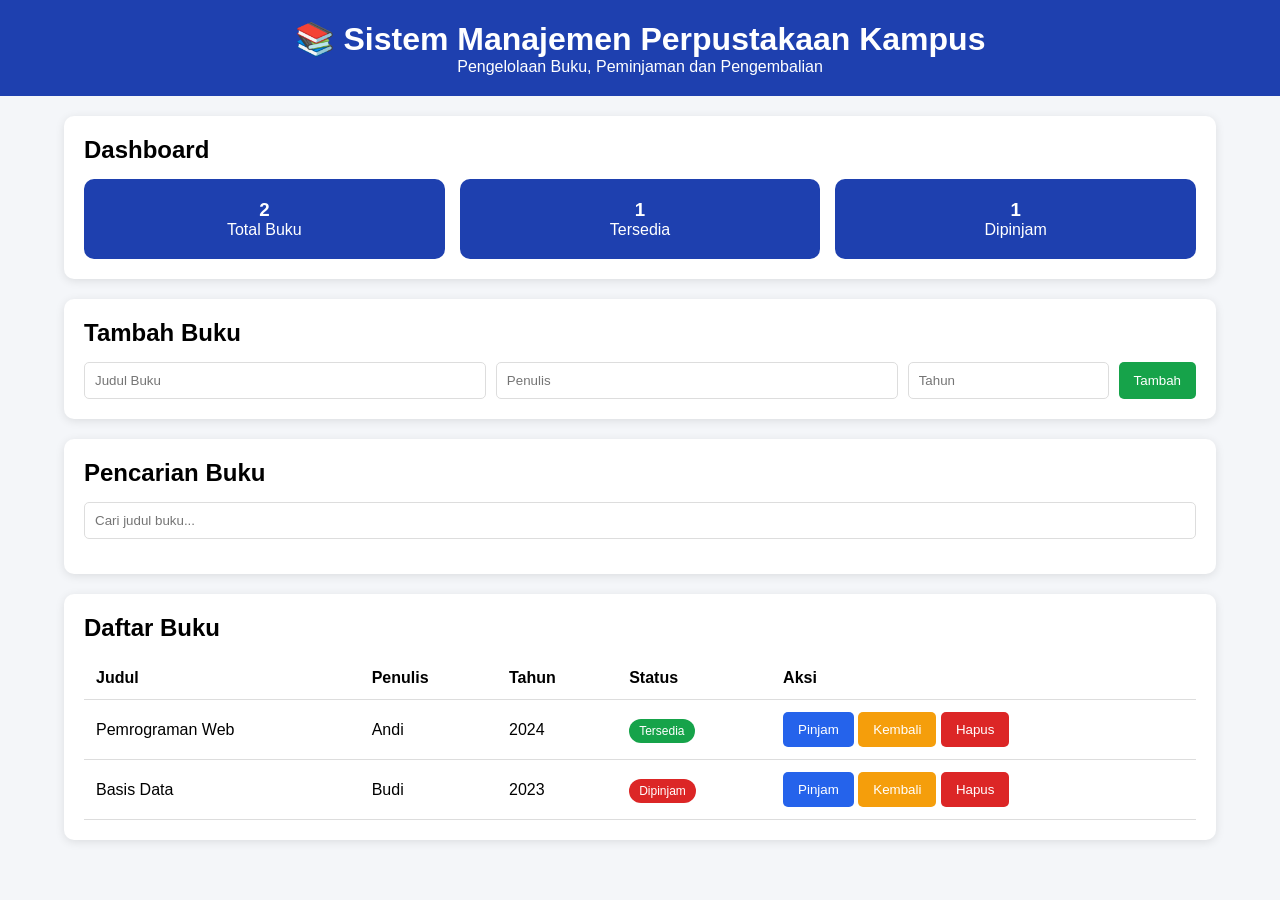
<file: portofolionya/manajemenperpus.html>
<!DOCTYPE html>
<html lang="id">
<head>
<meta charset="UTF-8">
<meta name="viewport" content="width=device-width, initial-scale=1.0">
<title>Sistem Manajemen Perpustakaan</title>

<style>
*{
    margin:0;
    padding:0;
    box-sizing:border-box;
    font-family:'Segoe UI',sans-serif;
}

body{
    background:#f4f6f9;
}

header{
    background:#1e40af;
    color:white;
    text-align:center;
    padding:20px;
}

.container{
    width:90%;
    max-width:1200px;
    margin:20px auto;
}

.card{
    background:white;
    padding:20px;
    border-radius:10px;
    margin-bottom:20px;
    box-shadow:0 2px 10px rgba(0,0,0,.1);
}

h2{
    margin-bottom:15px;
}

.stats{
    display:grid;
    grid-template-columns:repeat(auto-fit,minmax(200px,1fr));
    gap:15px;
}

.stat{
    background:#1e40af;
    color:white;
    padding:20px;
    border-radius:10px;
    text-align:center;
}

.form-grid{
    display:grid;
    grid-template-columns:2fr 2fr 1fr auto;
    gap:10px;
}

input{
    padding:10px;
    border:1px solid #ddd;
    border-radius:5px;
}

button{
    border:none;
    padding:10px 15px;
    border-radius:5px;
    cursor:pointer;
    color:white;
}

.btn-add{
    background:#16a34a;
}

.btn-delete{
    background:#dc2626;
}

.btn-borrow{
    background:#2563eb;
}

.btn-return{
    background:#f59e0b;
}

table{
    width:100%;
    border-collapse:collapse;
}

table th,
table td{
    padding:12px;
    border-bottom:1px solid #ddd;
    text-align:left;
}

.status{
    padding:5px 10px;
    border-radius:20px;
    color:white;
    font-size:12px;
}

.available{
    background:#16a34a;
}

.borrowed{
    background:#dc2626;
}

.search{
    width:100%;
    margin-bottom:15px;
}

@media(max-width:768px){

.form-grid{
    grid-template-columns:1fr;
}

table{
    font-size:14px;
}

}
</style>
</head>
<body>

<header>
    <h1>📚 Sistem Manajemen Perpustakaan Kampus</h1>
    <p>Pengelolaan Buku, Peminjaman dan Pengembalian</p>
</header>

<div class="container">

    <!-- Statistik -->
    <div class="card">
        <h2>Dashboard</h2>

        <div class="stats">

            <div class="stat">
                <h3 id="totalBooks">0</h3>
                <p>Total Buku</p>
            </div>

            <div class="stat">
                <h3 id="availableBooks">0</h3>
                <p>Tersedia</p>
            </div>

            <div class="stat">
                <h3 id="borrowedBooks">0</h3>
                <p>Dipinjam</p>
            </div>

        </div>
    </div>

    <!-- Form Buku -->
    <div class="card">

        <h2>Tambah Buku</h2>

        <div class="form-grid">

            <input
                type="text"
                id="title"
                placeholder="Judul Buku">

            <input
                type="text"
                id="author"
                placeholder="Penulis">

            <input
                type="number"
                id="year"
                placeholder="Tahun">

            <button
                class="btn-add"
                onclick="addBook()">
                Tambah
            </button>

        </div>

    </div>

    <!-- Search -->
    <div class="card">

        <h2>Pencarian Buku</h2>

        <input
            class="search"
            type="text"
            id="search"
            placeholder="Cari judul buku..."
            onkeyup="searchBook()">

    </div>

    <!-- Tabel Buku -->
    <div class="card">

        <h2>Daftar Buku</h2>

        <table>

            <thead>
                <tr>
                    <th>Judul</th>
                    <th>Penulis</th>
                    <th>Tahun</th>
                    <th>Status</th>
                    <th>Aksi</th>
                </tr>
            </thead>

            <tbody id="bookList"></tbody>

        </table>

    </div>

</div>

<script>

let books =
JSON.parse(localStorage.getItem("books")) || [

{
id:1,
title:"Pemrograman Web",
author:"Andi",
year:2024,
status:"Tersedia"
},

{
id:2,
title:"Basis Data",
author:"Budi",
year:2023,
status:"Dipinjam"
}

];

function saveBooks(){
localStorage.setItem(
"books",
JSON.stringify(books)
);
}

function addBook(){

let title =
document.getElementById("title").value;

let author =
document.getElementById("author").value;

let year =
document.getElementById("year").value;

if(!title || !author || !year){

alert("Lengkapi data buku!");
return;

}

books.push({

id:Date.now(),
title,
author,
year,
status:"Tersedia"

});

saveBooks();

document.getElementById("title").value="";
document.getElementById("author").value="";
document.getElementById("year").value="";

renderBooks();
}

function deleteBook(id){

if(confirm("Hapus buku ini?")){

books = books.filter(
book => book.id !== id
);

saveBooks();
renderBooks();

}
}

function borrowBook(id){

let book =
books.find(
book => book.id === id
);

if(book.status === "Dipinjam"){

alert("Buku sedang dipinjam!");
return;

}

book.status = "Dipinjam";

saveBooks();
renderBooks();
}

function returnBook(id){

let book =
books.find(
book => book.id === id
);

book.status = "Tersedia";

saveBooks();
renderBooks();
}

function renderBooks(data = books){

let list =
document.getElementById("bookList");

list.innerHTML="";

data.forEach(book=>{

list.innerHTML += `
<tr>

<td>${book.title}</td>

<td>${book.author}</td>

<td>${book.year}</td>

<td>
<span class="status ${
book.status==="Tersedia"
? "available"
: "borrowed"
}">
${book.status}
</span>
</td>

<td>

<button
class="btn-borrow"
onclick="borrowBook(${book.id})">
Pinjam
</button>

<button
class="btn-return"
onclick="returnBook(${book.id})">
Kembali
</button>

<button
class="btn-delete"
onclick="deleteBook(${book.id})">
Hapus
</button>

</td>

</tr>
`;

});

updateDashboard();
}

function updateDashboard(){

document.getElementById("totalBooks")
.textContent = books.length;

document.getElementById("availableBooks")
.textContent =
books.filter(
book=>book.status==="Tersedia"
).length;

document.getElementById("borrowedBooks")
.textContent =
books.filter(
book=>book.status==="Dipinjam"
).length;
}

function searchBook(){

let keyword =
document.getElementById("search")
.value.toLowerCase();

let filtered =
books.filter(book=>

book.title
.toLowerCase()
.includes(keyword)

);

renderBooks(filtered);
}

renderBooks();

</script>

</body>
</html>
</file>
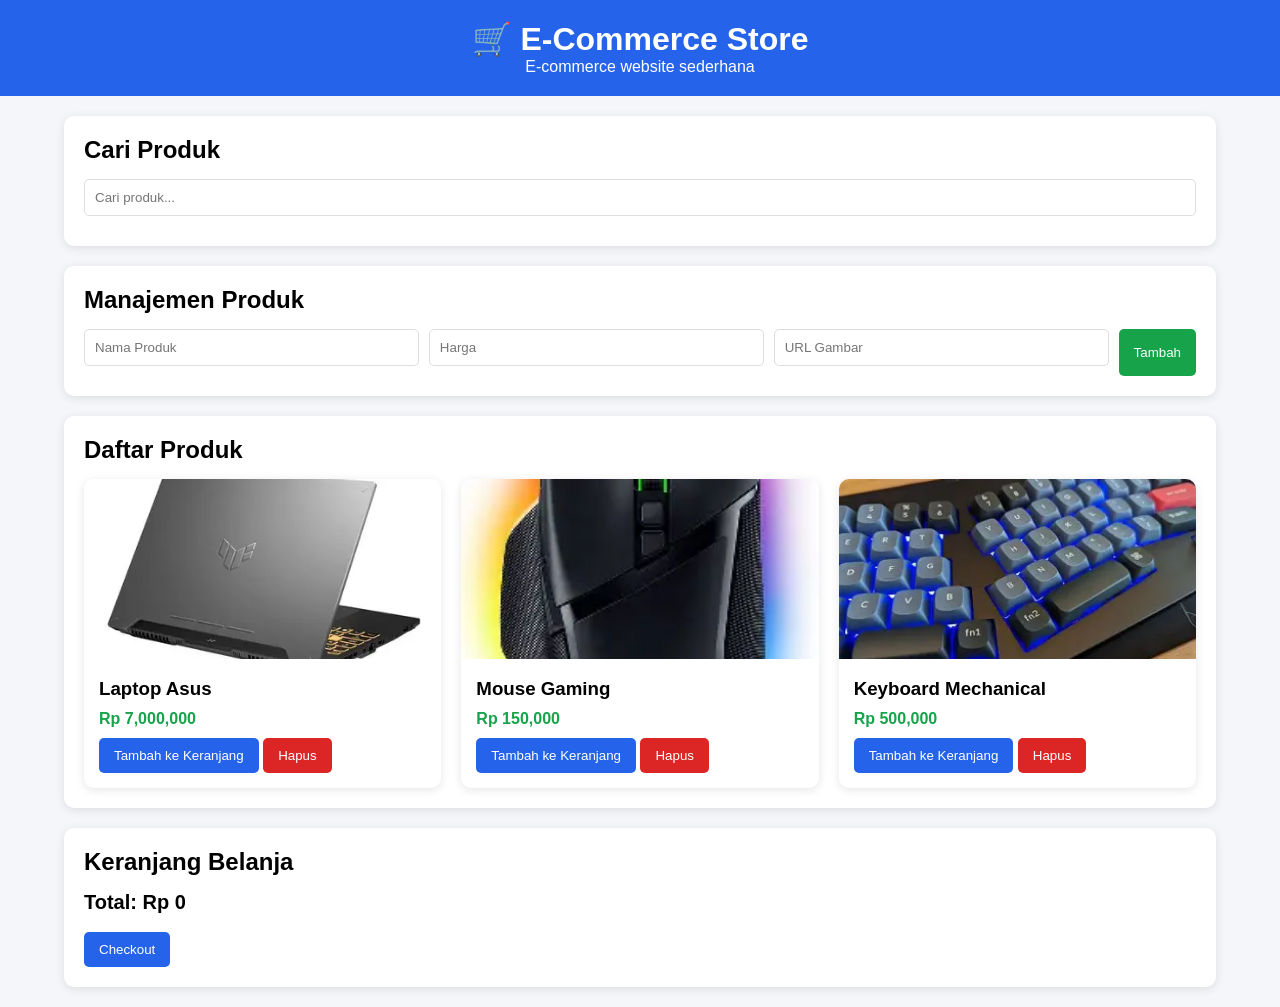
<file: portofolionya/websitee-commerce.html>
<!DOCTYPE html>
<html lang="id">
<head>
<meta charset="UTF-8">
<meta name="viewport" content="width=device-width, initial-scale=1.0">
<title>E-Commerce Store</title>

<style>
*{
    margin:0;
    padding:0;
    box-sizing:border-box;
    font-family:Arial, sans-serif;
}

body{
    background:#f4f6f9;
}

header{
    background:#2563eb;
    color:white;
    padding:20px;
    text-align:center;
}

.container{
    width:90%;
    max-width:1200px;
    margin:20px auto;
}

.section{
    background:white;
    padding:20px;
    margin-bottom:20px;
    border-radius:10px;
    box-shadow:0 2px 10px rgba(0,0,0,.1);
}

h2{
    margin-bottom:15px;
}

input{
    width:100%;
    padding:10px;
    margin-bottom:10px;
    border:1px solid #ddd;
    border-radius:5px;
}

button{
    padding:10px 15px;
    border:none;
    border-radius:5px;
    cursor:pointer;
    color:white;
}

.btn-primary{
    background:#2563eb;
}

.btn-danger{
    background:#dc2626;
}

.btn-success{
    background:#16a34a;
}

.grid{
    display:grid;
    grid-template-columns:repeat(auto-fit,minmax(250px,1fr));
    gap:20px;
}

.card{
    background:white;
    border-radius:10px;
    overflow:hidden;
    box-shadow:0 2px 10px rgba(0,0,0,.1);
}

.card img{
    width:100%;
    height:180px;
    object-fit:cover;
}

.card-body{
    padding:15px;
}

.price{
    color:#16a34a;
    font-weight:bold;
    margin:10px 0;
}

.cart-item{
    display:flex;
    justify-content:space-between;
    padding:10px 0;
    border-bottom:1px solid #ddd;
}

.total{
    font-size:20px;
    font-weight:bold;
    margin-top:15px;
}

.admin-form{
    display:grid;
    grid-template-columns:1fr 1fr 1fr auto;
    gap:10px;
}

@media(max-width:768px){
    .admin-form{
        grid-template-columns:1fr;
    }
}
</style>
</head>
<body>

<header>
    <h1>🛒 E-Commerce Store</h1>
    <p>E-commerce website sederhana</p>
</header>

<div class="container">

    <!-- SEARCH -->
    <div class="section">
        <h2>Cari Produk</h2>
        <input
            type="text"
            id="search"
            placeholder="Cari produk..."
            onkeyup="searchProduct()">
    </div>

    <!-- ADMIN -->
    <div class="section">
        <h2>Manajemen Produk</h2>

        <div class="admin-form">

            <input
                type="text"
                id="productName"
                placeholder="Nama Produk">

            <input
                type="number"
                id="productPrice"
                placeholder="Harga">

            <input
                type="text"
                id="productImage"
                placeholder="URL Gambar">

            <button
                class="btn-success"
                onclick="addProduct()">
                Tambah
            </button>

        </div>
    </div>

    <!-- PRODUK -->
    <div class="section">
        <h2>Daftar Produk</h2>
        <div id="productList" class="grid"></div>
    </div>

    <!-- CART -->
    <div class="section">
        <h2>Keranjang Belanja</h2>

        <div id="cartItems"></div>

        <div class="total">
            Total:
            Rp <span id="totalPrice">0</span>
        </div>

        <br>

        <button
            class="btn-primary"
            onclick="checkout()">
            Checkout
        </button>
    </div>

</div>

<script>

let products =
JSON.parse(localStorage.getItem("products")) || [

{
id:1,
name:"Laptop Asus",
price:7000000,
image:"[data-uri]"
},

{
id:2,
name:"Mouse Gaming",
price:150000,
image:"[data-uri]"
},

{
id:3,
name:"Keyboard Mechanical",
price:500000,
image:"[data-uri]"
}

];

let cart =
JSON.parse(localStorage.getItem("cart")) || [];

function saveProducts(){
localStorage.setItem(
"products",
JSON.stringify(products)
);
}

function saveCart(){
localStorage.setItem(
"cart",
JSON.stringify(cart)
);
}

function renderProducts(data = products){

const list =
document.getElementById("productList");

list.innerHTML="";

data.forEach(product=>{

list.innerHTML += `
<div class="card">

<img src="${product.image}">

<div class="card-body">

<h3>${product.name}</h3>

<div class="price">
Rp ${product.price.toLocaleString()}
</div>

<button
class="btn-primary"
onclick="addToCart(${product.id})">
Tambah ke Keranjang
</button>

<button
class="btn-danger"
onclick="deleteProduct(${product.id})">
Hapus
</button>

</div>

</div>
`;
});
}

function addProduct(){

const name =
document.getElementById("productName").value;

const price =
document.getElementById("productPrice").value;

const image =
document.getElementById("productImage").value;

if(!name || !price || !image){
alert("Lengkapi data produk!");
return;
}

products.push({
id:Date.now(),
name,
price:Number(price),
image
});

saveProducts();
renderProducts();

document.getElementById("productName").value="";
document.getElementById("productPrice").value="";
document.getElementById("productImage").value="";
}

function deleteProduct(id){

if(confirm("Hapus produk ini?")){

products =
products.filter(
p=>p.id !== id
);

saveProducts();
renderProducts();
}
}

function addToCart(id){

const product =
products.find(
p=>p.id===id
);

cart.push(product);

saveCart();
renderCart();
}

function renderCart(){

const cartBox =
document.getElementById("cartItems");

cartBox.innerHTML="";

let total=0;

cart.forEach((item,index)=>{

total += item.price;

cartBox.innerHTML += `
<div class="cart-item">

<div>
${item.name}
</div>

<div>

Rp ${item.price.toLocaleString()}

<button
class="btn-danger"
onclick="removeCart(${index})">
X
</button>

</div>

</div>
`;
});

document.getElementById("totalPrice")
.textContent =
total.toLocaleString();
}

function removeCart(index){

cart.splice(index,1);

saveCart();
renderCart();
}

function checkout(){

if(cart.length===0){

alert("Keranjang masih kosong!");
return;
}

let total =
cart.reduce(
(sum,item)=>
sum+item.price,
0
);

alert(
"Checkout Berhasil!\n\nTotal Pembayaran:\nRp "
+
total.toLocaleString()
);

cart=[];

saveCart();

renderCart();
}

function searchProduct(){

let keyword =
document
.getElementById("search")
.value
.toLowerCase();

let filtered =
products.filter(product=>

product.name
.toLowerCase()
.includes(keyword)

);

renderProducts(filtered);
}

renderProducts();
renderCart();

</script>

</body>
</html>
</file>
<file: style.css>
/* ============================================
   IMPORT FONT & CSS VARIABLES
=============================================== */
@import url('https://fonts.googleapis.com/css2?family=JetBrains+Mono:wght@300;400;500;700;800&family=Fira+Code:wght@300;400;500;700&display=swap');

:root {
  /* === DARK MODE (Terminal) === */
  --bg:           #0d0d0d;
  --bg-2:         #111111;
  --bg-card:      #141414;
  --bg-term:      #0a0a0a;
  --border:       #1f1f1f;
  --border-hl:    #00ff41;

  --green:        #00ff41;
  --green-dim:    #00cc33;
  --green-glow:   rgba(0, 255, 65, 0.15);
  --green-glow2:  rgba(0, 255, 65, 0.06);
  --amber:        #ffb700;
  --red:          #ff5f57;
  --yellow:       #febc2e;

  --text:         #c8ffc8;
  --text-dim:     #5a8a5a;
  --text-muted:   #2f5c2f;
  --text-comment: #3a7a3a;
  --text-white:   #e0ffe0;

  --prompt:       var(--green);
  --cmd:          #b0ffb0;
  --string:       #ffd280;
  --keyword:      #80c8ff;
  --number:       #ff9580;
  --property:     #c8ffc8;

  --font: 'JetBrains Mono', 'Fira Code', 'Courier New', monospace;
  --radius: 4px;
  --radius-term: 8px;
  --nav-h: 58px;
  --transition: all 0.25s ease;
}

/* === LIGHT MODE (Paper Terminal) === */
[data-theme="light"] {
  --bg:           #f5f0e8;
  --bg-2:         #ede8de;
  --bg-card:      #faf7f0;
  --bg-term:      #1a1a1a;
  --border:       #ccc8be;
  --border-hl:    #00882a;

  --green:        #00882a;
  --green-dim:    #006620;
  --green-glow:   rgba(0, 136, 42, 0.12);
  --green-glow2:  rgba(0, 136, 42, 0.05);

  --text:         #1a3a1a;
  --text-dim:     #4a6a4a;
  --text-muted:   #8a9a8a;
  --text-comment: #6a8a6a;
  --text-white:   #0a1a0a;

  --prompt:       var(--green);
  --cmd:          #1a2a1a;
  --string:       #885500;
  --keyword:      #004488;
  --number:       #882200;
  --property:     #1a3a1a;
}
/* ============================================
   AKHIR CSS VARIABLES
=============================================== */


/* ============================================
   RESET & BASE
=============================================== */
*, *::before, *::after {
  margin: 0;
  padding: 0;
  box-sizing: border-box;
}

html {
  scroll-behavior: smooth;
  scroll-padding-top: var(--nav-h);
}

body {
  font-family: var(--font);
  background-color: var(--bg);
  color: var(--text);
  line-height: 1.7;
  font-size: 14px;
  transition: background 0.4s ease, color 0.4s ease;
  overflow-x: hidden;
}

img {
  max-width: 100%;
  height: auto;
  display: block;
}

a { text-decoration: none; color: inherit; }
ul { list-style: none; }

.container {
  max-width: 1080px;
  margin: 0 auto;
  padding: 0 24px;
}

.section {
  padding: 80px 0;
}
/* ============================================
   AKHIR RESET & BASE
=============================================== */


/* ============================================
   EFEK CRT SCANLINE
=============================================== */
.scanline {
  position: fixed;
  inset: 0;
  background: repeating-linear-gradient(
    to bottom,
    transparent,
    transparent 2px,
    rgba(0, 0, 0, 0.04) 2px,
    rgba(0, 0, 0, 0.04) 4px
  );
  pointer-events: none;
  z-index: 9999;
}

[data-theme="light"] .scanline {
  background: repeating-linear-gradient(
    to bottom,
    transparent,
    transparent 2px,
    rgba(0, 0, 0, 0.02) 2px,
    rgba(0, 0, 0, 0.02) 4px
  );
}
/* ============================================
   AKHIR EFEK CRT SCANLINE
=============================================== */


/* ============================================
   KOMPONEN TERMINAL WINDOW
=============================================== */
.terminal-window {
  background: var(--bg-term);
  border: 1px solid var(--border);
  border-radius: var(--radius-term);
  overflow: hidden;
  box-shadow: 0 0 0 1px var(--border), 0 20px 60px rgba(0,0,0,0.5);
}

[data-theme="light"] .terminal-window {
  box-shadow: 0 0 0 1px var(--border), 0 8px 32px rgba(0,0,0,0.15);
}

.terminal-titlebar {
  background: #1e1e1e;
  padding: 10px 16px;
  display: flex;
  align-items: center;
  gap: 12px;
  border-bottom: 1px solid var(--border);
}

[data-theme="light"] .terminal-titlebar {
  background: #2d2d2d;
}

.terminal-dots {
  display: flex;
  gap: 6px;
}

.dot {
  width: 12px;
  height: 12px;
  border-radius: 50%;
  display: block;
}

.dot-red    { background: #ff5f57; }
.dot-yellow { background: #febc2e; }
.dot-green  { background: #28c840; }

.terminal-title {
  font-size: 12px;
  color: #888;
  flex: 1;
  text-align: center;
}

.terminal-body {
  padding: 20px 24px;
  font-size: 13.5px;
  line-height: 1.8;
}
/* ============================================
   AKHIR KOMPONEN TERMINAL WINDOW
=============================================== */


/* ============================================
   KOMPONEN TERMINAL LINE & ELEMEN TEKS
=============================================== */
.t-line {
  display: flex;
  flex-wrap: wrap;
  align-items: center;
  gap: 0;
  margin-bottom: 2px;
}

.t-prompt {
  color: var(--green);
  font-weight: 700;
  white-space: nowrap;
}

.t-cmd {
  color: var(--cmd);
}

.t-output {
  padding-left: 0;
  margin-bottom: 14px;
  color: var(--text);
}

.t-name {
  font-size: 1.9rem;
  font-weight: 800;
  color: var(--text-white);
  letter-spacing: -0.5px;
  line-height: 1.2;
  margin-top: 4px;
}

.t-bio {
  color: var(--text-dim);
  font-size: 13px;
  max-width: 460px;
}

.t-hl {
  color: var(--green);
}

.t-active-line {
  margin-top: 8px;
  opacity: 0.6;
}

.blink-cursor {
  color: var(--green);
  animation: blink 1s step-end infinite;
  font-weight: 400;
}

@keyframes blink {
  0%, 100% { opacity: 1; }
  50%       { opacity: 0; }
}
/* ============================================
   AKHIR KOMPONEN TERMINAL LINE
=============================================== */


/* ============================================
   KOMPONEN TOMBOL (TERMINAL STYLE)
=============================================== */
.t-btn {
  display: inline-flex;
  align-items: center;
  gap: 8px;
  padding: 8px 18px;
  border: 1px solid var(--green);
  color: var(--green);
  background: transparent;
  border-radius: var(--radius);
  font-family: var(--font);
  font-size: 13px;
  font-weight: 500;
  cursor: pointer;
  transition: var(--transition);
  white-space: nowrap;
}

.t-btn:hover {
  background: var(--green);
  color: #000;
  box-shadow: 0 0 12px var(--green-glow);
}

.t-btn-ghost {
  border-color: var(--border-hl);
  color: var(--text-dim);
}

.t-btn-ghost:hover {
  border-color: var(--green);
  background: var(--green-glow2);
  color: var(--green);
}

.t-btn-sm {
  padding: 6px 14px;
  font-size: 12px;
}

.hero-actions {
  display: flex;
  gap: 12px;
  flex-wrap: wrap;
  padding-top: 4px;
}
/* ============================================
   AKHIR KOMPONEN TOMBOL
=============================================== */


/* ============================================
   NAVIGASI
=============================================== */
.navbar {
  position: fixed;
  top: 0; left: 0; right: 0;
  height: var(--nav-h);
  background: rgba(10, 10, 10, 0.96);
  backdrop-filter: blur(8px);
  border-bottom: 1px solid var(--border);
  z-index: 1000;
  transition: var(--transition);
}

[data-theme="light"] .navbar {
  background: rgba(240, 235, 225, 0.96);
}

.navbar.scrolled {
  border-bottom-color: var(--green-dim);
  box-shadow: 0 1px 20px rgba(0, 255, 65, 0.08);
}

.nav-container {
  max-width: 1080px;
  margin: 0 auto;
  padding: 0 24px;
  height: 100%;
  display: flex;
  align-items: center;
  justify-content: space-between;
  gap: 20px;
}

/* Logo */
.nav-logo {
  display: flex;
  align-items: center;
  gap: 2px;
  font-size: 15px;
  font-weight: 700;
  white-space: nowrap;
}

.prompt-symbol {
  color: var(--green);
}

.logo-name {
  color: var(--text-white);
}

/* Tab navigasi */
.nav-tabs {
  display: flex;
  align-items: center;
  gap: 2px;
}

.nav-tab {
  padding: 6px 14px;
  font-size: 12.5px;
  color: var(--text-muted);
  border-bottom: 2px solid transparent;
  transition: var(--transition);
  letter-spacing: 0.3px;
}

.nav-tab:hover {
  color: var(--text-dim);
  border-bottom-color: var(--text-muted);
}

.nav-tab.active {
  color: var(--green);
  border-bottom-color: var(--green);
}

.tab-num {
  color: var(--text-comment);
  font-size: 11px;
  margin-right: 3px;
}

/* Aksi kanan */
.nav-actions {
  display: flex;
  align-items: center;
  gap: 12px;
}

.theme-toggle {
  background: none;
  border: 1px solid var(--border);
  color: var(--text-dim);
  font-family: var(--font);
  font-size: 12px;
  padding: 5px 12px;
  border-radius: var(--radius);
  cursor: pointer;
  transition: var(--transition);
}

.theme-toggle:hover {
  border-color: var(--green);
  color: var(--green);
}

.hamburger {
  display: none;
  flex-direction: column;
  gap: 4px;
  background: none;
  border: none;
  cursor: pointer;
  padding: 4px;
}

.hamburger span {
  display: block;
  width: 20px;
  height: 1.5px;
  background: var(--text-dim);
  transition: var(--transition);
}

.hamburger.active span:nth-child(1) { transform: translateY(5.5px) rotate(45deg); }
.hamburger.active span:nth-child(2) { opacity: 0; }
.hamburger.active span:nth-child(3) { transform: translateY(-5.5px) rotate(-45deg); }
/* ============================================
   AKHIR NAVIGASI
=============================================== */


/* ============================================
   SECTION HOME / HERO
=============================================== */
.hero {
  min-height: 100vh;
  display: flex;
  align-items: center;
  padding: calc(var(--nav-h) + 40px) 24px 60px;
  max-width: 1080px;
  margin: 0 auto;
}

.hero-inner {
  display: flex;
  align-items: flex-start;
  gap: 48px;
  width: 100%;
}

.hero-inner .terminal-window {
  flex: 1.2;
}

/* Foto profil */
.hero-photo {
  flex: 0 0 260px;
  display: flex;
  flex-direction: column;
  align-items: center;
  gap: 20px;
  padding-top: 8px;
}

.photo-frame {
  position: relative;
  width: 220px;
  height: 260px;
  border: 1px solid var(--green-dim);
  border-radius: var(--radius);
  overflow: hidden;
  box-shadow: 0 0 20px var(--green-glow);
}

.photo-frame img {
  width: 100%;
  height: 100%;
  object-fit: cover;
  filter: grayscale(20%) contrast(1.05);
}

.photo-scanline {
  position: absolute;
  inset: 0;
  background: repeating-linear-gradient(
    to bottom,
    transparent,
    transparent 3px,
    rgba(0,255,65,0.03) 3px,
    rgba(0,255,65,0.03) 6px
  );
  pointer-events: none;
  z-index: 1;
}

.photo-overlay {
  position: absolute;
  bottom: 0; left: 0; right: 0;
  background: linear-gradient(transparent, rgba(0,0,0,0.8));
  padding: 20px 10px 10px;
  display: flex;
  justify-content: space-between;
  align-items: flex-end;
  font-size: 11px;
  z-index: 2;
}

.photo-overlay span:first-child {
  color: var(--text-dim);
}

.status-dot {
  color: var(--green);
  font-size: 10px;
  animation: pulse 2s ease-in-out infinite;
}

@keyframes pulse {
  0%, 100% { opacity: 1; }
  50%       { opacity: 0.4; }
}

/* Sosial di bawah foto */
.hero-socials {
  display: flex;
  flex-direction: column;
  gap: 8px;
  width: 100%;
}

.social-link {
  display: flex;
  align-items: center;
  gap: 10px;
  font-size: 12.5px;
  color: var(--text-dim);
  padding: 7px 12px;
  border: 1px solid var(--border);
  border-radius: var(--radius);
  transition: var(--transition);
}

.social-link:hover {
  border-color: var(--green);
  color: var(--green);
  background: var(--green-glow2);
}

.social-link i {
  font-size: 14px;
  width: 16px;
  text-align: center;
}
/* ============================================
   AKHIR SECTION HOME / HERO
=============================================== */


/* ============================================
   SECTION HEADER (JUDUL TIAP SECTION)
=============================================== */
.sec-header {
  display: flex;
  align-items: center;
  gap: 16px;
  margin-bottom: 48px;
}

.sec-cmd {
  font-size: 15px;
  font-weight: 700;
  color: var(--green);
  white-space: nowrap;
}

.sec-cmd::before {
  content: '$ ';
  color: var(--text-muted);
  font-weight: 400;
}

.sec-divider {
  flex: 1;
  height: 1px;
  background: linear-gradient(to right, var(--green-dim), transparent);
  opacity: 0.4;
}
/* ============================================
   AKHIR SECTION HEADER
=============================================== */


/* ============================================
   SECTION ABOUT ME
=============================================== */
.about {
  background: var(--bg-2);
}

.about-grid {
  display: grid;
  grid-template-columns: 1fr 1.6fr;
  gap: 48px;
  align-items: start;
}

/* Frame foto about */
.code-frame {
  border: 1px solid var(--border);
  border-radius: var(--radius);
  overflow: hidden;
}

.code-frame-header {
  background: #1e1e1e;
  padding: 8px 14px;
  font-size: 12px;
  color: var(--text-comment);
  border-bottom: 1px solid var(--border);
}

[data-theme="light"] .code-frame-header {
  background: #2d2d2d;
}

.code-frame img {
  width: 100%;
  height: 300px;
  object-fit: cover;
  display: block;
  filter: grayscale(10%);
}

/* Code block about */
.code-block {
  border: 1px solid var(--border);
  border-radius: var(--radius);
  overflow: hidden;
}

.code-block-header {
  background: #1e1e1e;
  padding: 0;
  border-bottom: 1px solid var(--border);
  display: flex;
}

[data-theme="light"] .code-block-header {
  background: #2d2d2d;
}

.file-tab {
  padding: 8px 18px;
  font-size: 12px;
  color: var(--text-muted);
  border-right: 1px solid var(--border);
}

.active-tab {
  color: var(--text);
  background: var(--bg-term);
  border-top: 1px solid var(--green);
}

.code-content {
  padding: 16px 0;
  background: var(--bg-term);
  overflow-x: auto;
}

.code-line {
  display: flex;
  align-items: baseline;
  gap: 16px;
  padding: 1px 20px;
  font-size: 13px;
  line-height: 1.9;
  white-space: pre;
}

.code-line:hover {
  background: rgba(255,255,255,0.02);
}

.ln {
  color: var(--text-muted);
  font-size: 11px;
  min-width: 20px;
  text-align: right;
  user-select: none;
  flex-shrink: 0;
}

/* Syntax colors */
.kw   { color: var(--keyword); }
.str  { color: var(--string); }
.num  { color: var(--number); }
.cmt  { color: var(--text-comment); font-style: italic; }
.var  { color: #c8a0ff; }
.prop { color: var(--property); }
/* ============================================
   AKHIR SECTION ABOUT ME
=============================================== */


/* ============================================
   SECTION SKILLS
=============================================== */
.skills-body {
  padding: 16px 24px;
}

.json-line {
  font-size: 13px;
  color: var(--text-dim);
  line-height: 2;
}

.json-key   { color: var(--string); }
.json-colon { color: var(--text-dim); }
.json-brace { color: var(--text-white); }

.skill-row {
  display: flex;
  align-items: center;
  gap: 12px;
  line-height: 2;
  font-size: 13px;
}

.sk-name {
  min-width: 160px;
  flex-shrink: 0;
}

.sk-bar-wrap {
  flex: 1;
  height: 6px;
  background: var(--border);
  border-radius: 2px;
  overflow: hidden;
  max-width: 300px;
}

.sk-bar {
  display: block;
  height: 100%;
  background: var(--green);
  border-radius: 2px;
  width: 0;
  transition: width 1.2s ease;
  box-shadow: 0 0 6px var(--green-glow);
}

.sk-pct {
  color: var(--green);
  font-size: 12px;
  min-width: 36px;
  text-align: right;
}
/* ============================================
   AKHIR SECTION SKILLS
=============================================== */


/* ============================================
   SECTION PORTFOLIO
=============================================== */
.portfolio {
  background: var(--bg-2);
}

.port-filter {
  display: flex;
  align-items: center;
  gap: 8px;
  margin-bottom: 32px;
  flex-wrap: wrap;
}

.filter-label {
  color: var(--text-comment);
  font-size: 12px;
  margin-right: 4px;
}

.f-btn {
  padding: 5px 14px;
  font-family: var(--font);
  font-size: 12px;
  background: none;
  border: 1px solid var(--border);
  color: var(--text-dim);
  border-radius: var(--radius);
  cursor: pointer;
  transition: var(--transition);
}

.f-btn:hover,
.f-btn.active {
  border-color: var(--green);
  color: var(--green);
  background: var(--green-glow2);
}

.port-grid {
  display: grid;
  grid-template-columns: repeat(3, 1fr);
  gap: 20px;
}

.port-card {
  background: var(--bg-card);
  border: 1px solid var(--border);
  border-radius: var(--radius-term);
  overflow: hidden;
  transition: var(--transition);
}

.port-card:hover {
  border-color: var(--green-dim);
  box-shadow: 0 0 20px var(--green-glow2);
  transform: translateY(-3px);
}

.port-card.hidden {
  display: none;
}

.port-card-header {
  background: #1a1a1a;
  padding: 8px 14px;
  display: flex;
  align-items: center;
  gap: 10px;
  border-bottom: 1px solid var(--border);
}

[data-theme="light"] .port-card-header {
  background: #2d2d2d;
}

.port-filename {
  font-size: 11.5px;
  color: var(--text-comment);
}

.port-card-img {
  position: relative;
  height: 170px;
  overflow: hidden;
  background: var(--bg-term);
}

.port-card-img img {
  width: 100%;
  height: 100%;
  object-fit: cover;
  transition: transform 0.4s ease;
  filter: grayscale(15%);
}

.port-card:hover .port-card-img img {
  transform: scale(1.04);
}

.port-img-overlay {
  position: absolute;
  inset: 0;
  background: rgba(0, 0, 0, 0.85);
  display: flex;
  align-items: center;
  justify-content: center;
  gap: 10px;
  opacity: 0;
  transition: var(--transition);
}

.port-card:hover .port-img-overlay {
  opacity: 1;
}

.port-card-body {
  padding: 16px;
}

.port-comment {
  font-size: 11px;
  color: var(--text-comment);
  font-style: italic;
  margin-bottom: 6px;
}

.port-title {
  font-size: 14px;
  font-weight: 700;
  color: var(--text-white);
  margin-bottom: 8px;
}

.port-desc {
  font-size: 12px;
  color: var(--text-dim);
  line-height: 1.7;
  margin-bottom: 12px;
}

.port-tags {
  display: flex;
  flex-wrap: wrap;
  gap: 6px;
}

.port-tags span {
  font-size: 10.5px;
  padding: 2px 8px;
  border: 1px solid var(--border);
  border-radius: 2px;
  color: var(--text-comment);
}
/* ============================================
   AKHIR SECTION PORTFOLIO
=============================================== */


/* ============================================
   SECTION CONTACT
=============================================== */
.contact-grid {
  display: grid;
  grid-template-columns: 1fr 1.4fr;
  gap: 48px;
  align-items: start;
}

.contact-tagline {
  font-size: 13px;
  color: var(--text-dim);
  margin: 12px 0 28px;
  max-width: 320px;
  line-height: 1.8;
}

.contact-items {
  display: flex;
  flex-direction: column;
  gap: 14px;
}

.contact-entry {
  display: flex;
  align-items: center;
  gap: 8px;
  font-size: 13px;
}

.ce-key {
  color: var(--string);
  min-width: 80px;
}

.ce-sep {
  color: var(--text-muted);
}

.ce-val {
  color: var(--text-dim);
  transition: var(--transition);
}

a.ce-val:hover {
  color: var(--green);
}

/* Form */
.c-form {
  display: flex;
  flex-direction: column;
  gap: 14px;
}

.c-field {
  display: flex;
  flex-direction: column;
  gap: 5px;
}

.c-field label {
  font-size: 12px;
  color: var(--text-comment);
}

.t-prompt-mini {
  color: var(--green);
  margin-right: 4px;
}

.req {
  color: var(--red);
  margin-left: 2px;
}

.c-field input,
.c-field textarea {
  background: var(--bg-2);
  border: 1px solid var(--border);
  border-radius: var(--radius);
  padding: 9px 14px;
  font-family: var(--font);
  font-size: 13px;
  color: var(--text);
  outline: none;
  transition: var(--transition);
  resize: vertical;
}

.c-field input:focus,
.c-field textarea:focus {
  border-color: var(--green-dim);
  box-shadow: 0 0 0 2px var(--green-glow2);
}

.btn-submit {
  margin-top: 4px;
}

.form-status {
  font-size: 12px;
  min-height: 20px;
  margin-top: 4px;
}

.form-status.success { color: var(--green); }
.form-status.error   { color: var(--red); }
/* ============================================
   AKHIR SECTION CONTACT
=============================================== */


/* ============================================
   FOOTER
=============================================== */
.footer {
  border-top: 1px solid var(--border);
  padding: 28px 0 20px;
  background: var(--bg-2);
}

.footer-inner {
  display: flex;
  align-items: center;
  justify-content: space-between;
  gap: 16px;
  flex-wrap: wrap;
  margin-bottom: 20px;
}

.footer-center {
  font-size: 12px;
  color: var(--text-muted);
  text-align: center;
}

.footer-right {
  display: flex;
  gap: 14px;
}

.footer-right a {
  font-size: 15px;
  color: var(--text-muted);
  transition: var(--transition);
}

.footer-right a:hover {
  color: var(--green);
}

.footer-bottom {
  display: flex;
  align-items: center;
  justify-content: center;
  gap: 16px;
  padding-top: 16px;
  border-top: 1px solid var(--border);
  font-size: 11px;
  color: var(--text-muted);
}

.process-bar {
  font-family: var(--font);
  color: var(--green-dim);
  font-size: 11px;
  min-width: 120px;
}

.footer-status {
  color: var(--text-comment);
}
/* ============================================
   AKHIR FOOTER
=============================================== */


/* ============================================
   TOMBOL SCROLL TO TOP
=============================================== */
.scroll-top {
  position: fixed;
  bottom: 24px;
  right: 24px;
  background: var(--bg-2);
  border: 1px solid var(--green-dim);
  color: var(--green);
  font-family: var(--font);
  font-size: 11px;
  padding: 7px 14px;
  border-radius: var(--radius);
  cursor: pointer;
  opacity: 0;
  pointer-events: none;
  transition: var(--transition);
  z-index: 999;
}

.scroll-top.visible {
  opacity: 1;
  pointer-events: auto;
}

.scroll-top:hover {
  background: var(--green);
  color: #000;
  box-shadow: 0 0 12px var(--green-glow);
}
/* ============================================
   AKHIR TOMBOL SCROLL TO TOP
=============================================== */


/* ============================================
   RESPONSIF — TABLET (max-width: 900px)
=============================================== */
@media (max-width: 900px) {
  .hero-inner {
    flex-direction: column;
    gap: 32px;
  }

  .hero-photo {
    flex: none;
    flex-direction: row;
    width: 100%;
    align-items: flex-start;
    gap: 24px;
  }

  .photo-frame {
    width: 160px;
    height: 190px;
    flex-shrink: 0;
  }

  .hero-socials {
    flex-direction: column;
    flex: 1;
  }

  .about-grid {
    grid-template-columns: 1fr;
  }

  .port-grid {
    grid-template-columns: repeat(2, 1fr);
  }

  .contact-grid {
    grid-template-columns: 1fr;
  }

  .skills-body {
    overflow-x: auto;
  }
}
/* ============================================
   AKHIR RESPONSIF — TABLET
=============================================== */


/* ============================================
   RESPONSIF — MOBILE (max-width: 600px)
=============================================== */
@media (max-width: 600px) {
  .hamburger {
    display: flex;
  }

  .nav-tabs {
    position: fixed;
    top: var(--nav-h);
    left: 0; right: 0;
    background: rgba(10, 10, 10, 0.98);
    flex-direction: column;
    gap: 0;
    border-bottom: 1px solid var(--border);
    transform: translateY(-110%);
    opacity: 0;
    transition: var(--transition);
    z-index: 999;
  }

  [data-theme="light"] .nav-tabs {
    background: rgba(240, 235, 225, 0.98);
  }

  .nav-tabs.open {
    transform: translateY(0);
    opacity: 1;
  }

  .nav-tab {
    padding: 14px 24px;
    border-bottom: 1px solid var(--border);
    border-left: none;
    width: 100%;
  }

  .nav-tab.active {
    border-bottom: 1px solid var(--green);
    border-left: 2px solid var(--green);
  }

  .hero-photo {
    flex-direction: column;
    align-items: center;
  }

  .hero-socials {
    flex-direction: row;
    flex-wrap: wrap;
    justify-content: center;
  }

  .port-grid {
    grid-template-columns: 1fr;
  }

  .section {
    padding: 60px 0;
  }

  .t-name {
    font-size: 1.4rem;
  }

  .footer-inner {
    flex-direction: column;
    text-align: center;
  }

  .footer-right {
    justify-content: center;
  }
}
/* ============================================
   AKHIR RESPONSIF — MOBILE
=============================================== */
</file>
